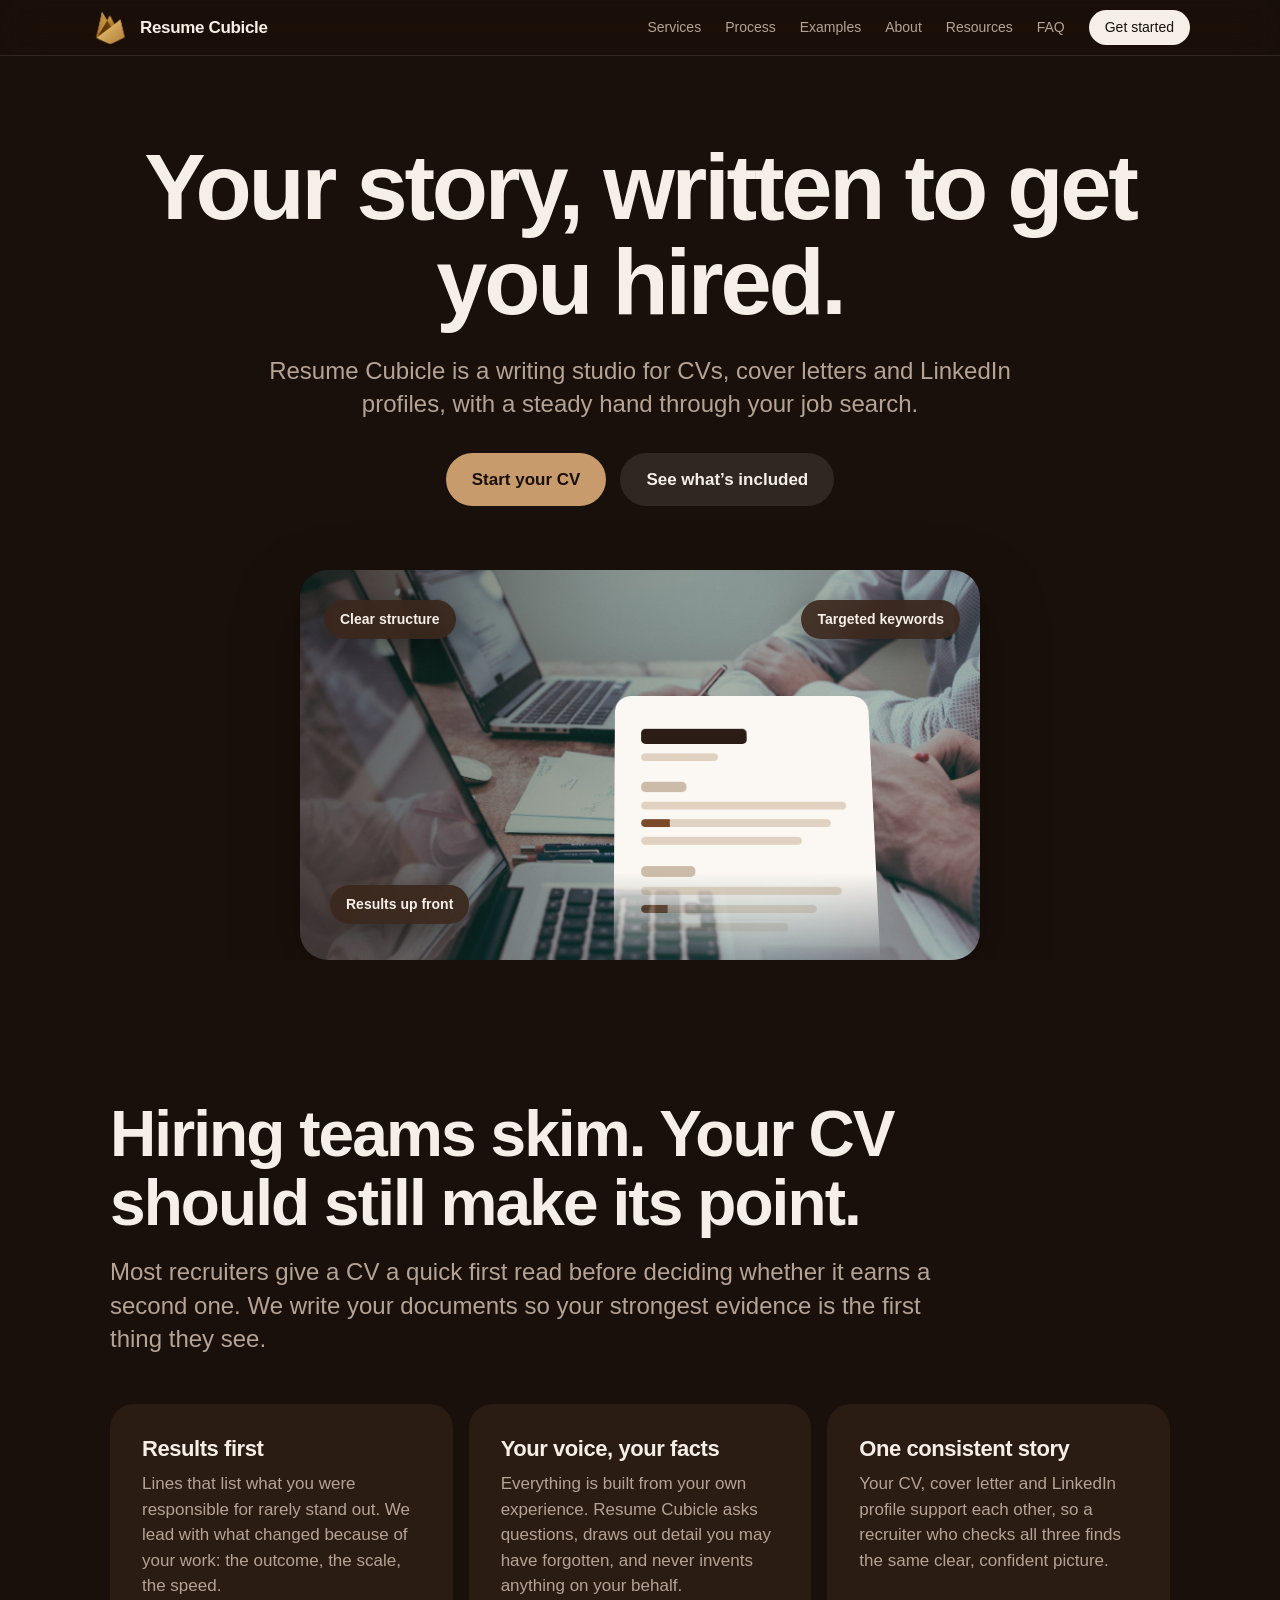
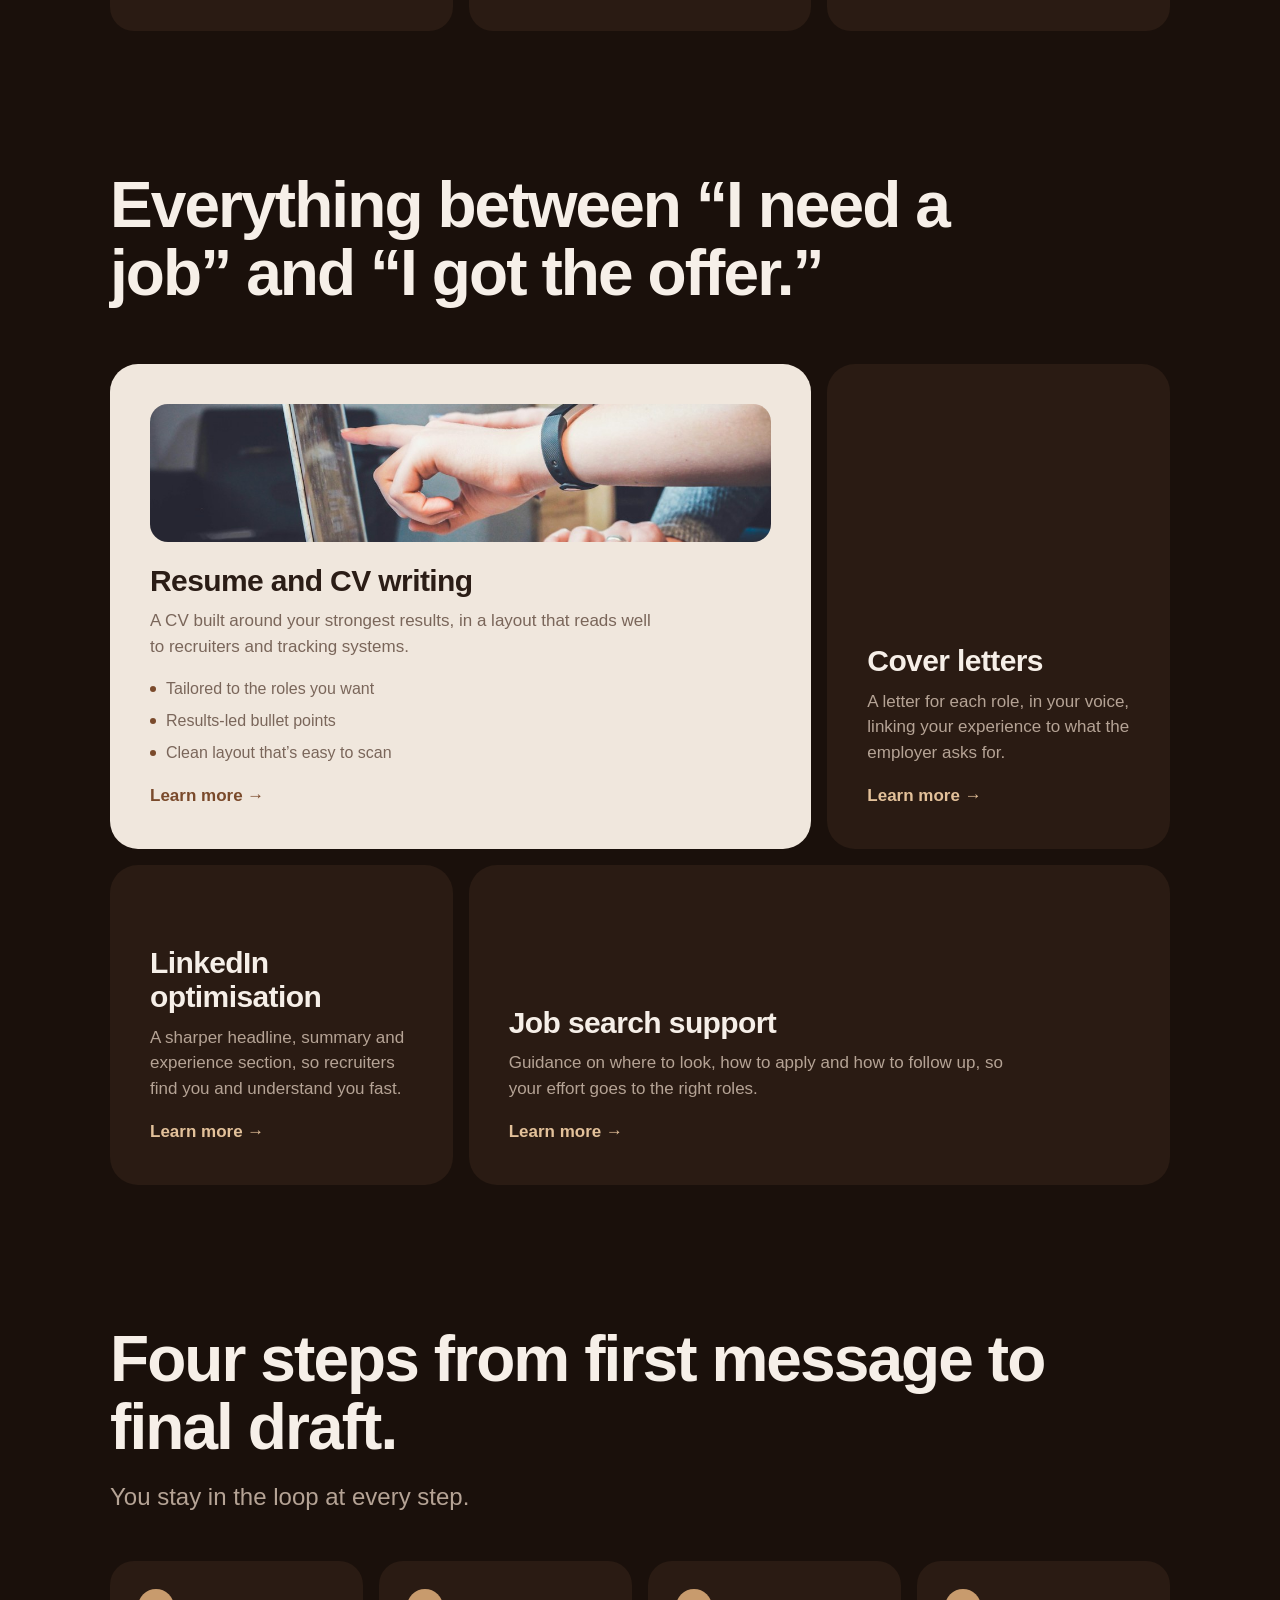
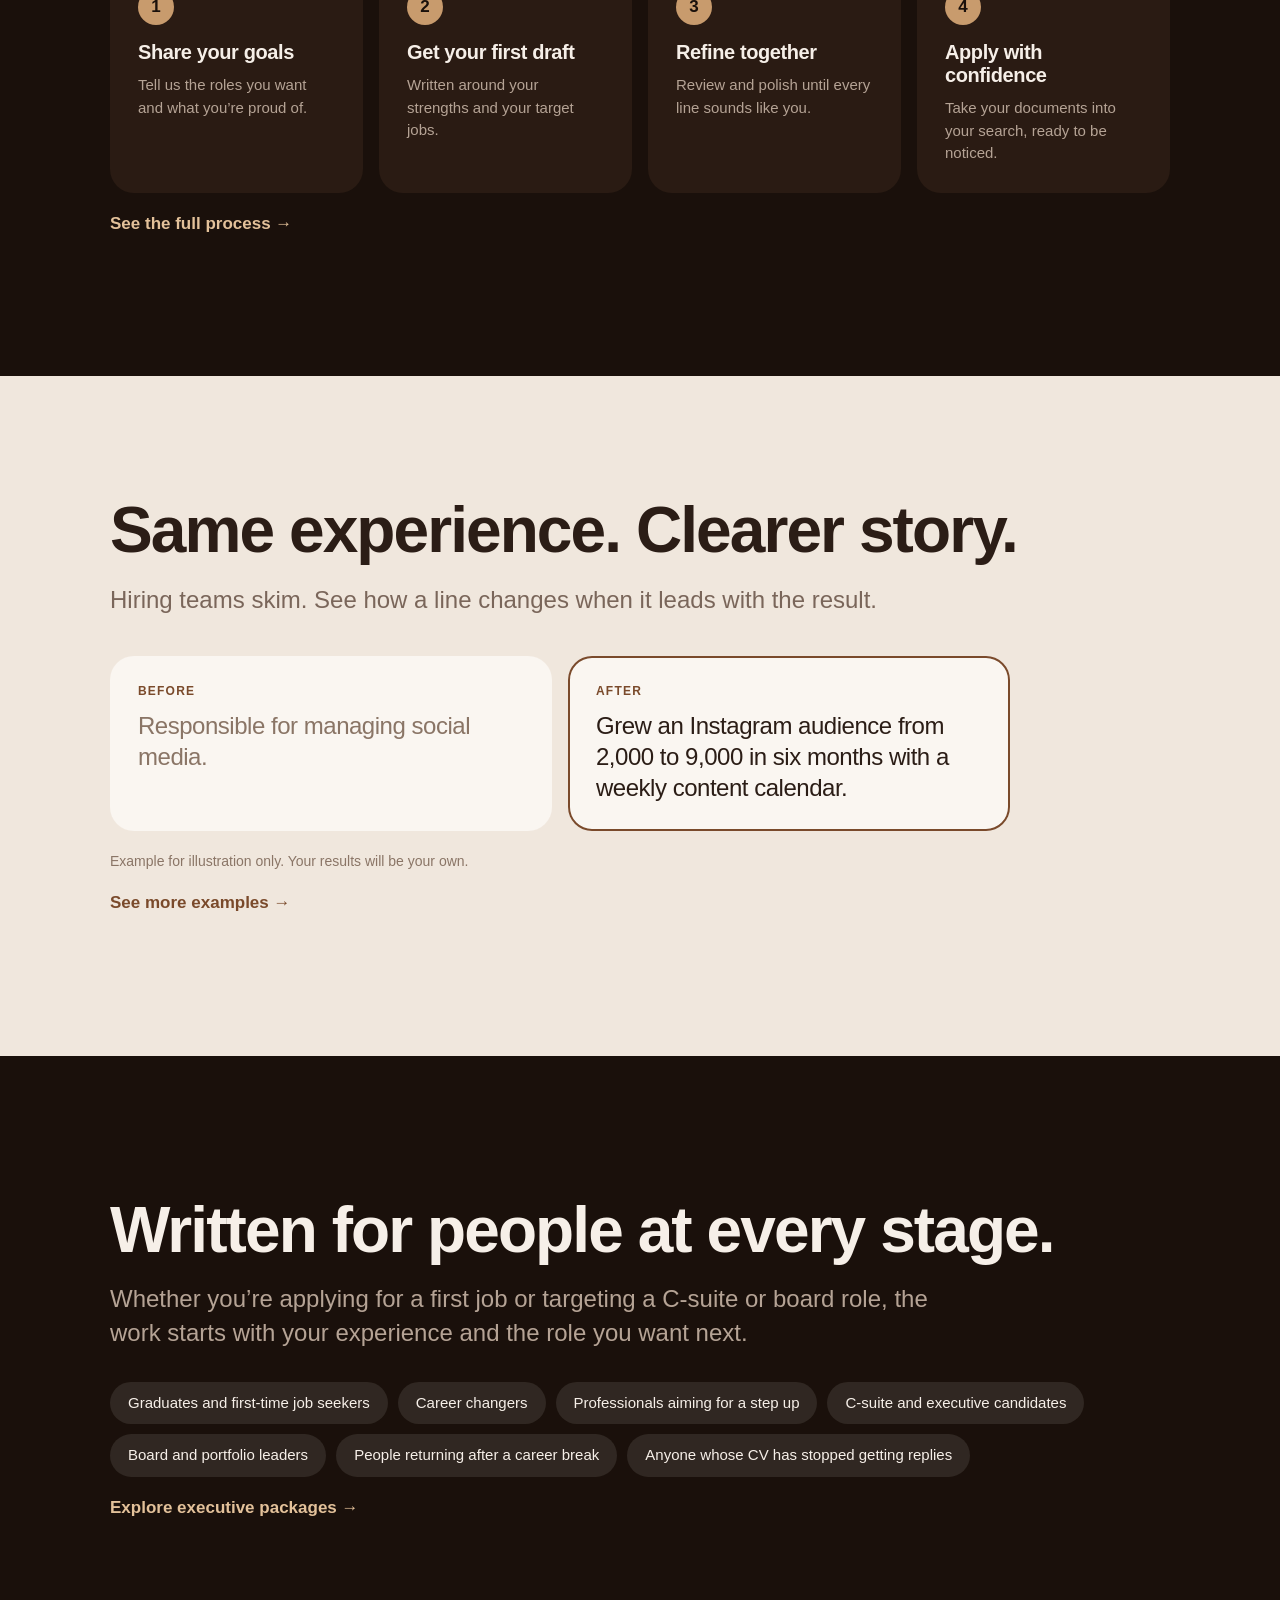
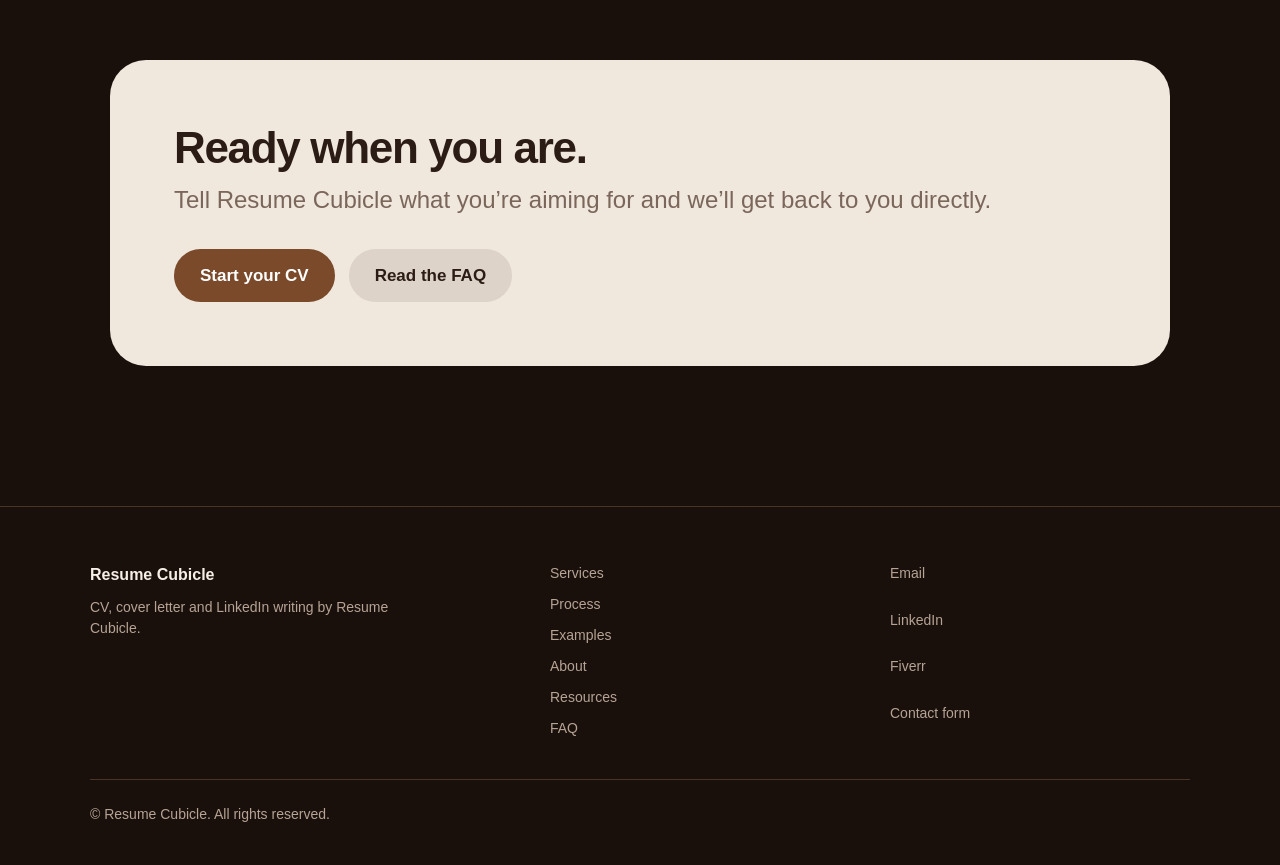
<file: index.html>
<!DOCTYPE html>
<html lang="en">
<head>
<meta charset="utf-8">
<meta name="viewport" content="width=device-width, initial-scale=1">
<title>Resume Cubicle | CV, Resume &amp; Executive Writing</title>
<meta name="description" content="Stand out with a clear, results-led CV, executive resume, cover letter or LinkedIn profile. Personalised writing and job search support.">
<link rel="canonical" href="https://resumecubicle.com/">
<meta property="og:type" content="website">
<meta property="og:site_name" content="Resume Cubicle">
<meta property="og:title" content="Resume Cubicle | CV, Resume &amp; Executive Writing">
<meta property="og:description" content="Stand out with a clear, results-led CV, executive resume, cover letter or LinkedIn profile. Personalised writing and job search support.">
<meta property="og:url" content="https://resumecubicle.com/">
<meta property="og:image" content="https://resumecubicle.com/assets/images/career-conversation.jpg">
<meta property="og:image:alt" content="Colleagues reviewing career notes and a laptop together">
<meta name="twitter:card" content="summary_large_image">
<meta name="twitter:title" content="Resume Cubicle | CV, Resume &amp; Executive Writing">
<meta name="twitter:description" content="Stand out with a clear, results-led CV, executive resume, cover letter or LinkedIn profile. Personalised writing and job search support.">
<meta name="twitter:image" content="https://resumecubicle.com/assets/images/career-conversation.jpg">
<meta name="theme-color" content="#1a100b">
<link rel="stylesheet" href="styles.css">
<link rel="icon" type="image/png" href="assets/images/file_00000000b10881f58875699072473b52.png">
<script type="application/ld+json">
{
  "@context": "https://schema.org",
  "@graph": [
    {
      "@type": "Organization",
      "@id": "https://resumecubicle.com/#organization",
      "name": "Resume Cubicle",
      "url": "https://resumecubicle.com/",
      "logo": "https://resumecubicle.com/assets/images/file_00000000b10881f58875699072473b52.png",
      "email": "inquiries@resumecubicle.com"
    },
    {
      "@type": "WebSite",
      "@id": "https://resumecubicle.com/#website",
      "url": "https://resumecubicle.com/",
      "name": "Resume Cubicle",
      "publisher": { "@id": "https://resumecubicle.com/#organization" }
    }
  ]
}
</script>
</head>
<body>
<div class="bar"></div>
<header class="nav">
  <a class="logo" href="index.html"><img src="assets/images/file_00000000b10881f58875699072473b52.png" alt="">Resume Cubicle</a>
  <button class="menu" id="menu" aria-expanded="false" aria-controls="links">Menu</button>
  <nav id="links" aria-label="Main">
    <a href="services.html">Services</a><a href="process.html">Process</a><a href="examples.html">Examples</a><a href="about.html">About</a><a href="resources.html">Resources</a><a href="faq.html">FAQ</a>
    <a class="pill" href="contact.html">Get started</a>
  </nav>
</header>

<main id="top">
<section class="hero">
  <h1 class="split">Your story, written to get you hired.</h1>
  <p class="lead">Resume Cubicle is a writing studio for CVs, cover letters and LinkedIn profiles, with a steady hand through your job search.</p>
  <div class="cta"><a class="btn p" href="contact.html">Start your CV</a><a class="btn g" href="services.html">See what’s included</a></div>
  <div class="stage">
    <img class="stage-photo" src="assets/images/career-conversation.jpg" alt="Colleagues reviewing notes and a laptop together" width="1400" height="934" fetchpriority="high" decoding="async">
    <div class="sheet" id="sheet" aria-hidden="true">
      <i class="t"></i><i style="--w:38%"></i>
      <i class="h" style="--w:22%"></i><i></i><i class="hl" style="--w:92%"></i><i style="--w:78%"></i>
      <i class="h" style="--w:26%"></i><i style="--w:96%"></i><i class="hl" style="--w:84%"></i><i style="--w:70%"></i>
      <i class="h" style="--w:18%"></i><i style="--w:88%"></i><i class="hl" style="--w:64%"></i><i style="--w:80%"></i>
    </div>
    <span class="chip c1" aria-hidden="true">Clear structure</span>
    <span class="chip c2" aria-hidden="true">Targeted keywords</span>
    <span class="chip c3" aria-hidden="true">Results up front</span>
  </div>
</section>

<section class="wrap">
  <h2 class="rv">Hiring teams skim. Your CV should still make its point.</h2>
  <p class="sub rv">Most recruiters give a CV a quick first read before deciding whether it earns a second one. We write your documents so your strongest evidence is the first thing they see.</p>
  <div class="grid3">
    <article class="card rv">
      <h3>Results first</h3>
      <p>Lines that list what you were responsible for rarely stand out. We lead with what changed because of your work: the outcome, the scale, the speed.</p>
    </article>
    <article class="card rv">
      <h3>Your voice, your facts</h3>
      <p>Everything is built from your own experience. Resume Cubicle asks questions, draws out detail you may have forgotten, and never invents anything on your behalf.</p>
    </article>
    <article class="card rv">
      <h3>One consistent story</h3>
      <p>Your CV, cover letter and LinkedIn profile support each other, so a recruiter who checks all three finds the same clear, confident picture.</p>
    </article>
  </div>
</section>

<section class="wrap" id="services">
  <h2 class="rv">Everything between “I need a job” and “I got the offer.”</h2>
  <div class="bento">
    <article class="tile dark wide rv">
      <img class="tile-photo" src="assets/images/job-search.jpg" alt="A person pointing at a laptop while a colleague works beside them" width="1100" height="733" loading="lazy" decoding="async">
      <h3>Resume and CV writing</h3>
      <p>A CV built around your strongest results, in a layout that reads well to recruiters and tracking systems.</p>
      <ul><li>Tailored to the roles you want</li><li>Results-led bullet points</li><li>Clean layout that’s easy to scan</li></ul>
      <a class="more" href="services.html#cv">Learn more →</a>
    </article>
    <article class="tile s rv">
      <h3>Cover letters</h3>
      <p>A letter for each role, in your voice, linking your experience to what the employer asks for.</p>
      <a class="more" href="services.html#cover">Learn more →</a>
    </article>
    <article class="tile s rv">
      <h3>LinkedIn optimisation</h3>
      <p>A sharper headline, summary and experience section, so recruiters find you and understand you fast.</p>
      <a class="more" href="services.html#linkedin">Learn more →</a>
    </article>
    <article class="tile wide rv">
      <h3>Job search support</h3>
      <p>Guidance on where to look, how to apply and how to follow up, so your effort goes to the right roles.</p>
      <a class="more" href="services.html#search">Learn more →</a>
    </article>
  </div>
</section>

<section class="wrap">
  <h2 class="rv">Four steps from first message to final draft.</h2>
  <p class="sub rv">You stay in the loop at every step.</p>
  <ol class="minis">
    <li class="rv"><b>1</b><h3>Share your goals</h3><p>Tell us the roles you want and what you’re proud of.</p></li>
    <li class="rv"><b>2</b><h3>Get your first draft</h3><p>Written around your strengths and your target jobs.</p></li>
    <li class="rv"><b>3</b><h3>Refine together</h3><p>Review and polish until every line sounds like you.</p></li>
    <li class="rv"><b>4</b><h3>Apply with confidence</h3><p>Take your documents into your search, ready to be noticed.</p></li>
  </ol>
  <a class="more" href="process.html">See the full process →</a>
</section>

<section class="night">
  <div class="wrap">
    <h2 class="rv">Same experience. Clearer story.</h2>
    <p class="sub rv">Hiring teams skim. See how a line changes when it leads with the result.</p>
    <div class="pair rv">
      <div class="b"><small>Before</small>Responsible for managing social media.</div>
      <div class="a"><small>After</small>Grew an Instagram audience from 2,000 to 9,000 in six months with a weekly content calendar.</div>
    </div>
    <p class="fine">Example for illustration only. Your results will be your own.</p>
    <a class="more" href="examples.html">See more examples →</a>
  </div>
</section>

<section class="wrap">
  <h2 class="rv">Written for people at every stage.</h2>
  <p class="sub rv">Whether you’re applying for a first job or targeting a C-suite or board role, the work starts with your experience and the role you want next.</p>
  <div class="pills rv">
    <span>Graduates and first-time job seekers</span><span>Career changers</span><span>Professionals aiming for a step up</span><span>C-suite and executive candidates</span><span>Board and portfolio leaders</span><span>People returning after a career break</span><span>Anyone whose CV has stopped getting replies</span>
  </div>
  <a class="more" href="services.html#executive-packages">Explore executive packages →</a>
</section>

<section class="band">
  <div class="box rv">
    <div>
      <h2>Ready when you are.</h2>
      <p class="sub">Tell Resume Cubicle what you’re aiming for and we’ll get back to you directly.</p>
    </div>
    <div class="cta"><a class="btn p" href="contact.html">Start your CV</a><a class="btn g" href="faq.html">Read the FAQ</a></div>
  </div>
</section>
</main>

<footer>
  <div class="foot">
    <div><b>Resume Cubicle</b><p>CV, cover letter and LinkedIn writing by Resume Cubicle.</p></div>
    <ul>
      <li><a href="services.html">Services</a></li><li><a href="process.html">Process</a></li><li><a href="examples.html">Examples</a></li><li><a href="about.html">About</a></li><li><a href="resources.html">Resources</a></li><li><a href="faq.html">FAQ</a></li>
    </ul>
    <ul>
      <li><a data-link="email" href="mailto:inquiries@resumecubicle.com">Email</a></li>
      <li><a data-link="linkedin" href="contact.html" target="_blank" rel="noopener noreferrer">LinkedIn</a></li>
      <li><a data-link="fiverr" href="contact.html" target="_blank" rel="noopener noreferrer">Fiverr</a></li>
      <li><a href="contact.html">Contact form</a></li>
    </ul>
  </div>
  <p class="copy">© <span data-year></span> Resume Cubicle. All rights reserved.</p>
</footer>
<script src="app.js"></script>
</body>
</html>
</file>
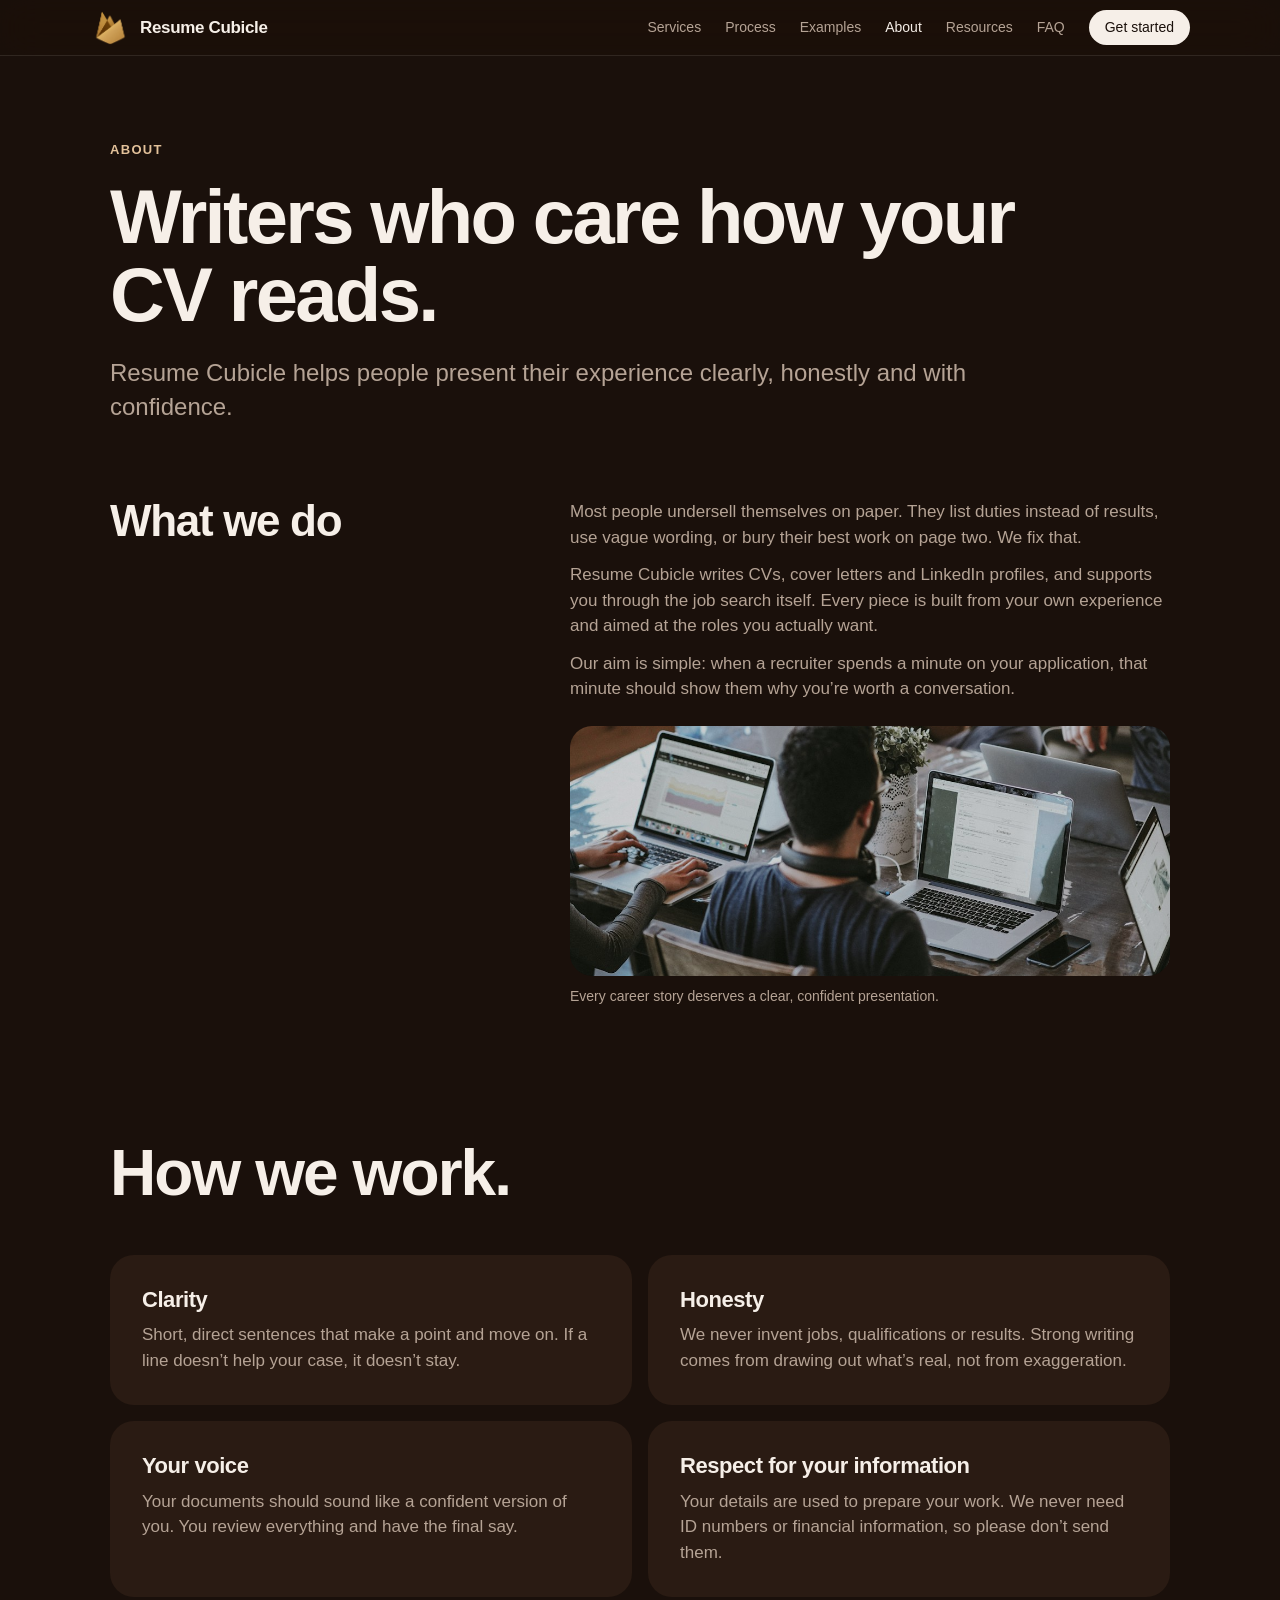
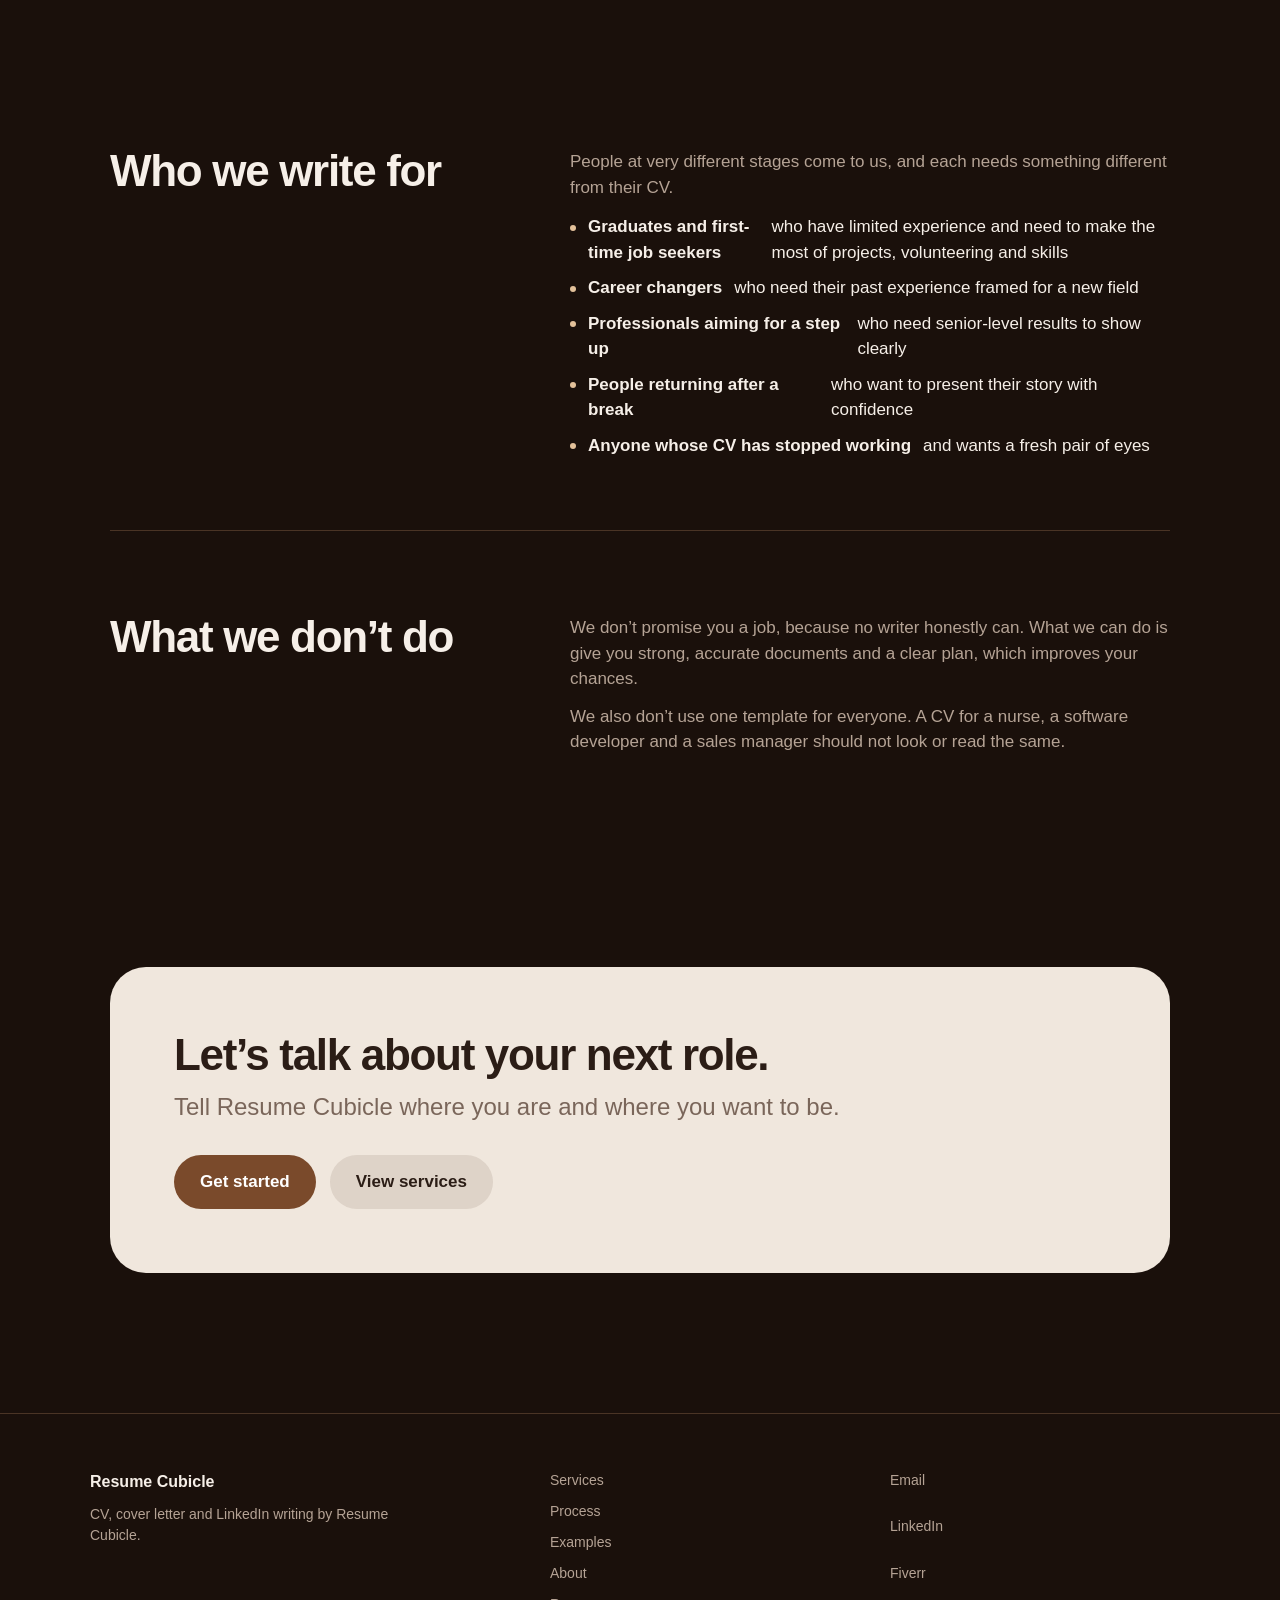
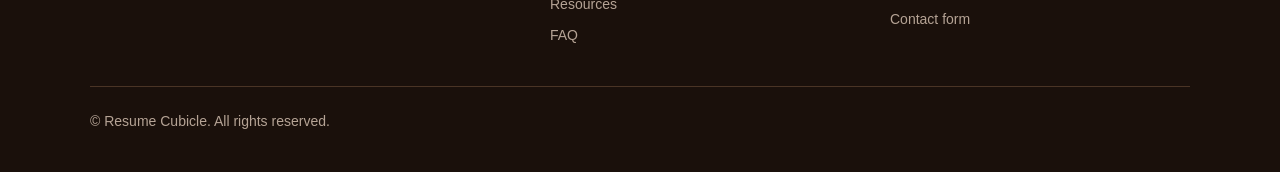
<file: about.html>
<!DOCTYPE html>
<html lang="en">
<head>
<meta charset="utf-8">
<meta name="viewport" content="width=device-width, initial-scale=1">
<title>About | Resume Cubicle</title>
<meta name="description" content="Resume Cubicle helps people present their experience clearly, honestly and with confidence.">
<link rel="canonical" href="https://resumecubicle.com/about.html">
<meta property="og:type" content="website">
<meta property="og:site_name" content="Resume Cubicle">
<meta property="og:title" content="About | Resume Cubicle">
<meta property="og:description" content="Resume Cubicle helps people present their experience clearly, honestly and with confidence.">
<meta property="og:url" content="https://resumecubicle.com/about.html">
<meta property="og:image" content="https://resumecubicle.com/assets/images/career-conversation.jpg">
<meta property="og:image:alt" content="Colleagues reviewing career notes and a laptop together">
<meta name="twitter:card" content="summary_large_image">
<meta name="twitter:title" content="About | Resume Cubicle">
<meta name="twitter:description" content="Resume Cubicle helps people present their experience clearly, honestly and with confidence.">
<meta name="twitter:image" content="https://resumecubicle.com/assets/images/career-conversation.jpg">
<meta name="theme-color" content="#1a100b">
<link rel="stylesheet" href="styles.css">
</head>
<body>
<div class="bar"></div>
<header class="nav">
  <a class="logo" href="index.html"><img src="assets/images/file_00000000b10881f58875699072473b52.png" alt="">Resume Cubicle</a>
  <button class="menu" id="menu" aria-expanded="false" aria-controls="links">Menu</button>
  <nav id="links" aria-label="Main">
    <a href="services.html">Services</a><a href="process.html">Process</a><a href="examples.html">Examples</a><a href="about.html" aria-current="page">About</a><a href="resources.html">Resources</a><a href="faq.html">FAQ</a>
    <a class="pill" href="contact.html">Get started</a>
  </nav>
</header>

<main id="top">
<section class="page-head">
  <p class="eyebrow">About</p>
  <h1 class="split">Writers who care how your CV reads.</h1>
  <p class="lead">Resume Cubicle helps people present their experience clearly, honestly and with confidence.</p>
</section>

<section class="wrap">
  <div class="sec" style="border-top:0;padding-top:0">
    <div class="head rv"><h2>What we do</h2></div>
    <div class="rv">
      <p>Most people undersell themselves on paper. They list duties instead of results, use vague wording, or bury their best work on page two. We fix that.</p>
      <p>Resume Cubicle writes CVs, cover letters and LinkedIn profiles, and supports you through the job search itself. Every piece is built from your own experience and aimed at the roles you actually want.</p>
      <p>Our aim is simple: when a recruiter spends a minute on your application, that minute should show them why you’re worth a conversation.</p>
      <figure class="about-photo">
        <img src="assets/images/collaboration.jpg" alt="Colleagues collaborating around laptops at a shared table" width="1100" height="1649" loading="lazy" decoding="async">
        <figcaption>Every career story deserves a clear, confident presentation.</figcaption>
      </figure>
    </div>
  </div>
</section>

<section class="wrap" style="padding-top:60px">
  <h2 class="rv">How we work.</h2>
  <div class="grid3" style="grid-template-columns:repeat(2,1fr)">
    <article class="card rv"><h3>Clarity</h3><p>Short, direct sentences that make a point and move on. If a line doesn’t help your case, it doesn’t stay.</p></article>
    <article class="card rv"><h3>Honesty</h3><p>We never invent jobs, qualifications or results. Strong writing comes from drawing out what’s real, not from exaggeration.</p></article>
    <article class="card rv"><h3>Your voice</h3><p>Your documents should sound like a confident version of you. You review everything and have the final say.</p></article>
    <article class="card rv"><h3>Respect for your information</h3><p>Your details are used to prepare your work. We never need ID numbers or financial information, so please don’t send them.</p></article>
  </div>
</section>

<section class="wrap">
  <div class="sec" style="border-top:0;padding-top:0">
    <div class="head rv"><h2>Who we write for</h2></div>
    <div class="rv">
      <p>People at very different stages come to us, and each needs something different from their CV.</p>
      <ul class="list">
        <li><b>Graduates and first-time job seekers</b> who have limited experience and need to make the most of projects, volunteering and skills</li>
        <li><b>Career changers</b> who need their past experience framed for a new field</li>
        <li><b>Professionals aiming for a step up</b> who need senior-level results to show clearly</li>
        <li><b>People returning after a break</b> who want to present their story with confidence</li>
        <li><b>Anyone whose CV has stopped working</b> and wants a fresh pair of eyes</li>
      </ul>
    </div>
  </div>
  <div class="sec">
    <div class="head rv"><h2>What we don’t do</h2></div>
    <div class="rv">
      <p>We don’t promise you a job, because no writer honestly can. What we can do is give you strong, accurate documents and a clear plan, which improves your chances.</p>
      <p>We also don’t use one template for everyone. A CV for a nurse, a software developer and a sales manager should not look or read the same.</p>
    </div>
  </div>
</section>

<section class="band">
  <div class="box rv">
    <div>
      <h2>Let’s talk about your next role.</h2>
      <p class="sub">Tell Resume Cubicle where you are and where you want to be.</p>
    </div>
    <div class="cta"><a class="btn p" href="contact.html">Get started</a><a class="btn g" href="services.html">View services</a></div>
  </div>
</section>
</main>

<footer>
  <div class="foot">
    <div><b>Resume Cubicle</b><p>CV, cover letter and LinkedIn writing by Resume Cubicle.</p></div>
    <ul>
      <li><a href="services.html">Services</a></li><li><a href="process.html">Process</a></li><li><a href="examples.html">Examples</a></li><li><a href="about.html">About</a></li><li><a href="resources.html">Resources</a></li><li><a href="faq.html">FAQ</a></li>
    </ul>
    <ul>
      <li><a data-link="email" href="mailto:inquiries@resumecubicle.com">Email</a></li>
      <li><a data-link="linkedin" href="contact.html" target="_blank" rel="noopener noreferrer">LinkedIn</a></li>
      <li><a data-link="fiverr" href="contact.html" target="_blank" rel="noopener noreferrer">Fiverr</a></li>
      <li><a href="contact.html">Contact form</a></li>
    </ul>
  </div>
  <p class="copy">© <span data-year></span> Resume Cubicle. All rights reserved.</p>
</footer>
<script src="app.js"></script>
</body>
</html>
</file>
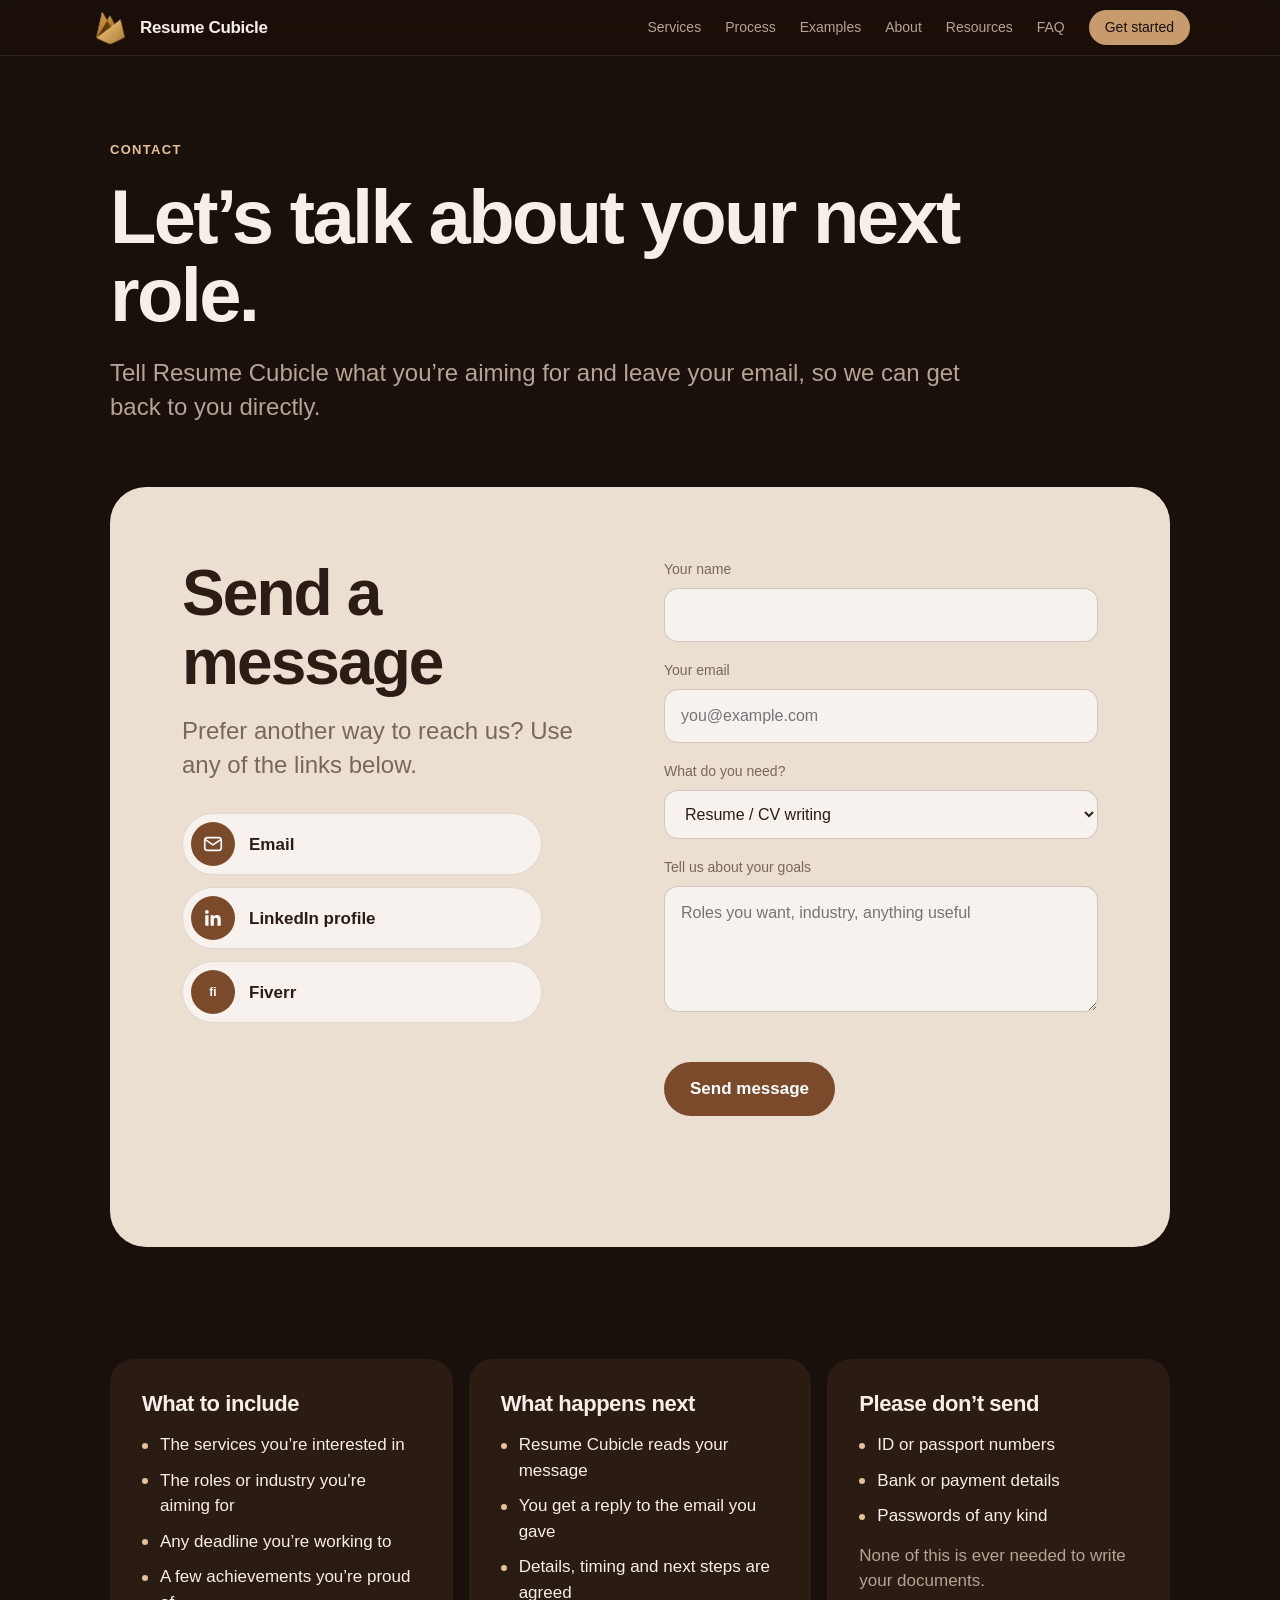
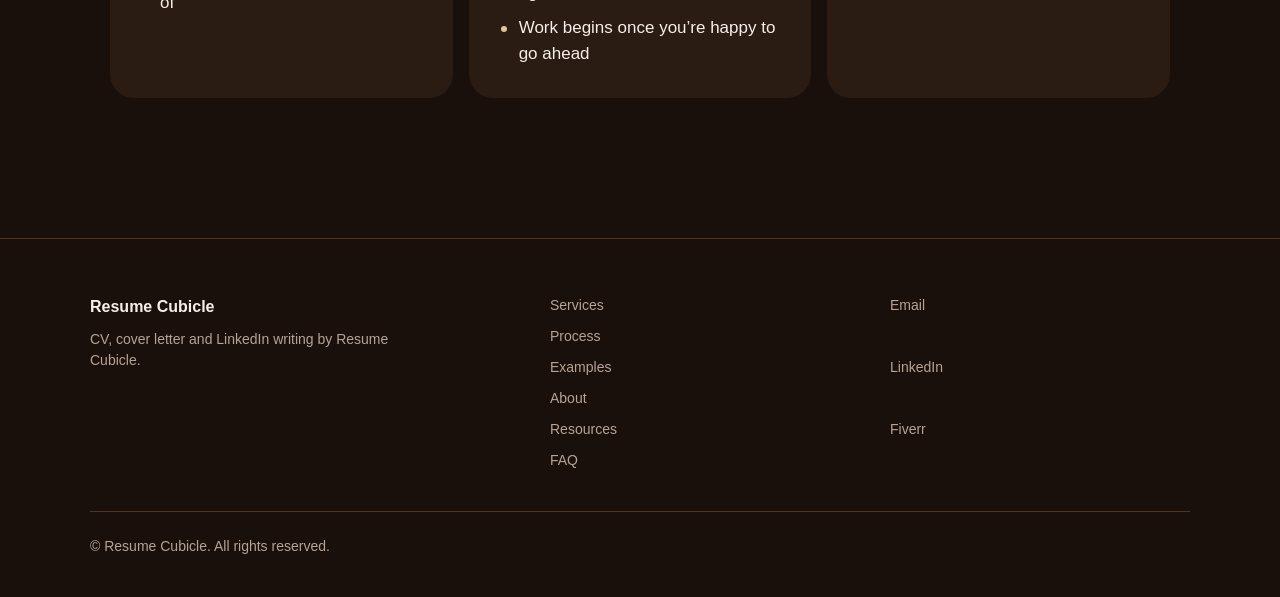
<file: contact.html>
<!DOCTYPE html>
<html lang="en">
<head>
<meta charset="utf-8">
<meta name="viewport" content="width=device-width, initial-scale=1">
<title>Contact | Resume Cubicle</title>
<meta name="description" content="Get in touch with Resume Cubicle about CV writing, executive packages, cover letters, LinkedIn profiles or job search support.">
<link rel="canonical" href="https://resumecubicle.com/contact.html">
<meta property="og:type" content="website">
<meta property="og:site_name" content="Resume Cubicle">
<meta property="og:title" content="Contact | Resume Cubicle">
<meta property="og:description" content="Get in touch with Resume Cubicle about CV writing, executive packages, cover letters, LinkedIn profiles or job search support.">
<meta property="og:url" content="https://resumecubicle.com/contact.html">
<meta property="og:image" content="https://resumecubicle.com/assets/images/career-conversation.jpg">
<meta property="og:image:alt" content="Colleagues reviewing career notes and a laptop together">
<meta name="twitter:card" content="summary_large_image">
<meta name="twitter:title" content="Contact | Resume Cubicle">
<meta name="twitter:description" content="Get in touch with Resume Cubicle about CV writing, executive packages, cover letters, LinkedIn profiles or job search support.">
<meta name="twitter:image" content="https://resumecubicle.com/assets/images/career-conversation.jpg">
<meta name="theme-color" content="#1a100b">
<link rel="stylesheet" href="styles.css">
</head>
<body>
<div class="bar"></div>
<header class="nav">
  <a class="logo" href="index.html"><img src="assets/images/file_00000000b10881f58875699072473b52.png" alt="">Resume Cubicle</a>
  <button class="menu" id="menu" aria-expanded="false" aria-controls="links">Menu</button>
  <nav id="links" aria-label="Main">
    <a href="services.html">Services</a><a href="process.html">Process</a><a href="examples.html">Examples</a><a href="about.html">About</a><a href="resources.html">Resources</a><a href="faq.html">FAQ</a>
    <a class="pill" href="contact.html" aria-current="page">Get started</a>
  </nav>
</header>

<main id="top">
<section class="page-head">
  <p class="eyebrow">Contact</p>
  <h1 class="split">Let’s talk about your next role.</h1>
  <p class="lead">Tell Resume Cubicle what you’re aiming for and leave your email, so we can get back to you directly.</p>
</section>

<section class="contact" id="contact">
  <div class="panel rv">
    <div>
      <h2>Send a message</h2>
      <p class="sub">Prefer another way to reach us? Use any of the links below.</p>
      <ul class="links">
        <li><a data-link="email" href="mailto:inquiries@resumecubicle.com"><svg viewBox="0 0 24 24" fill="none" stroke="currentColor" stroke-width="1.8" stroke-linecap="round" stroke-linejoin="round" aria-hidden="true"><rect x="3" y="5" width="18" height="14" rx="3"/><path d="m4 7.5 8 5.5 8-5.5"/></svg>Email</a></li>
        <li><a data-link="linkedin" href="#" target="_blank" rel="noopener noreferrer"><svg viewBox="0 0 24 24" fill="currentColor" aria-hidden="true"><path d="M20.45 20.45h-3.56v-5.57c0-1.33-.03-3.04-1.85-3.04-1.86 0-2.14 1.45-2.14 2.94v5.67H9.35V9h3.41v1.56h.05c.48-.9 1.64-1.85 3.37-1.85 3.6 0 4.27 2.37 4.27 5.46v6.28zM5.34 7.43a2.06 2.06 0 1 1 0-4.12 2.06 2.06 0 0 1 0 4.12zM7.12 20.45H3.56V9h3.56v11.45z"/></svg>LinkedIn profile</a></li>
        <li><a data-link="fiverr" href="#" target="_blank" rel="noopener noreferrer"><svg viewBox="0 0 24 24" aria-hidden="true"><text x="12" y="16.5" text-anchor="middle" font-size="13" font-weight="800" fill="currentColor" font-family="Arial,Helvetica,sans-serif">fi</text></svg>Fiverr</a></li>
      </ul>
    </div>
    <form id="form" novalidate>
      <label>Your name<input name="name" autocomplete="name" required></label>
      <label>Your email<input type="email" name="email" autocomplete="email" placeholder="you@example.com" required></label>
      <label>What do you need?
        <select name="service">
          <option value="Resume / CV writing">Resume / CV writing</option><option value="Cover letter">Cover letter</option><option value="LinkedIn optimisation">LinkedIn optimisation</option><option value="Job search support">Job search support</option><option value="A full package">A full package</option><option value="Executive Positioning">Executive Positioning</option><option value="C-Suite Search">C-Suite Search</option><option value="Board &amp; Portfolio">Board &amp; Portfolio</option>
        </select>
      </label>
      <label>Tell us about your goals<textarea name="msg" rows="4" placeholder="Roles you want, industry, anything useful"></textarea></label>
      <label class="hp" aria-hidden="true">Leave this empty<input name="website" tabindex="-1" autocomplete="off"></label>
      <div class="cta left"><button class="btn p" type="submit" id="send">Send message</button></div>
      <p id="note" class="fine" role="status"></p>
    </form>
  </div>
</section>

<section class="wrap" style="padding-top:64px">
  <div class="grid3">
    <article class="card rv">
      <h3>What to include</h3>
      <ul class="list"><li>The services you’re interested in</li><li>The roles or industry you’re aiming for</li><li>Any deadline you’re working to</li><li>A few achievements you’re proud of</li></ul>
    </article>
    <article class="card rv">
      <h3>What happens next</h3>
      <ul class="list"><li>Resume Cubicle reads your message</li><li>You get a reply to the email you gave</li><li>Details, timing and next steps are agreed</li><li>Work begins once you’re happy to go ahead</li></ul>
    </article>
    <article class="card rv">
      <h3>Please don’t send</h3>
      <ul class="list"><li>ID or passport numbers</li><li>Bank or payment details</li><li>Passwords of any kind</li></ul>
      <p style="margin-top:14px">None of this is ever needed to write your documents.</p>
    </article>
  </div>
</section>
</main>

<footer>
  <div class="foot">
    <div><b>Resume Cubicle</b><p>CV, cover letter and LinkedIn writing by Resume Cubicle.</p></div>
    <ul>
      <li><a href="services.html">Services</a></li><li><a href="process.html">Process</a></li><li><a href="examples.html">Examples</a></li><li><a href="about.html">About</a></li><li><a href="resources.html">Resources</a></li><li><a href="faq.html">FAQ</a></li>
    </ul>
    <ul>
      <li><a data-link="email" href="mailto:inquiries@resumecubicle.com">Email</a></li>
      <li><a data-link="linkedin" href="contact.html" target="_blank" rel="noopener noreferrer">LinkedIn</a></li>
      <li><a data-link="fiverr" href="contact.html" target="_blank" rel="noopener noreferrer">Fiverr</a></li>
    </ul>
  </div>
  <p class="copy">© <span data-year></span> Resume Cubicle. All rights reserved.</p>
</footer>
<script src="app.js"></script>
</body>
</html>
</file>
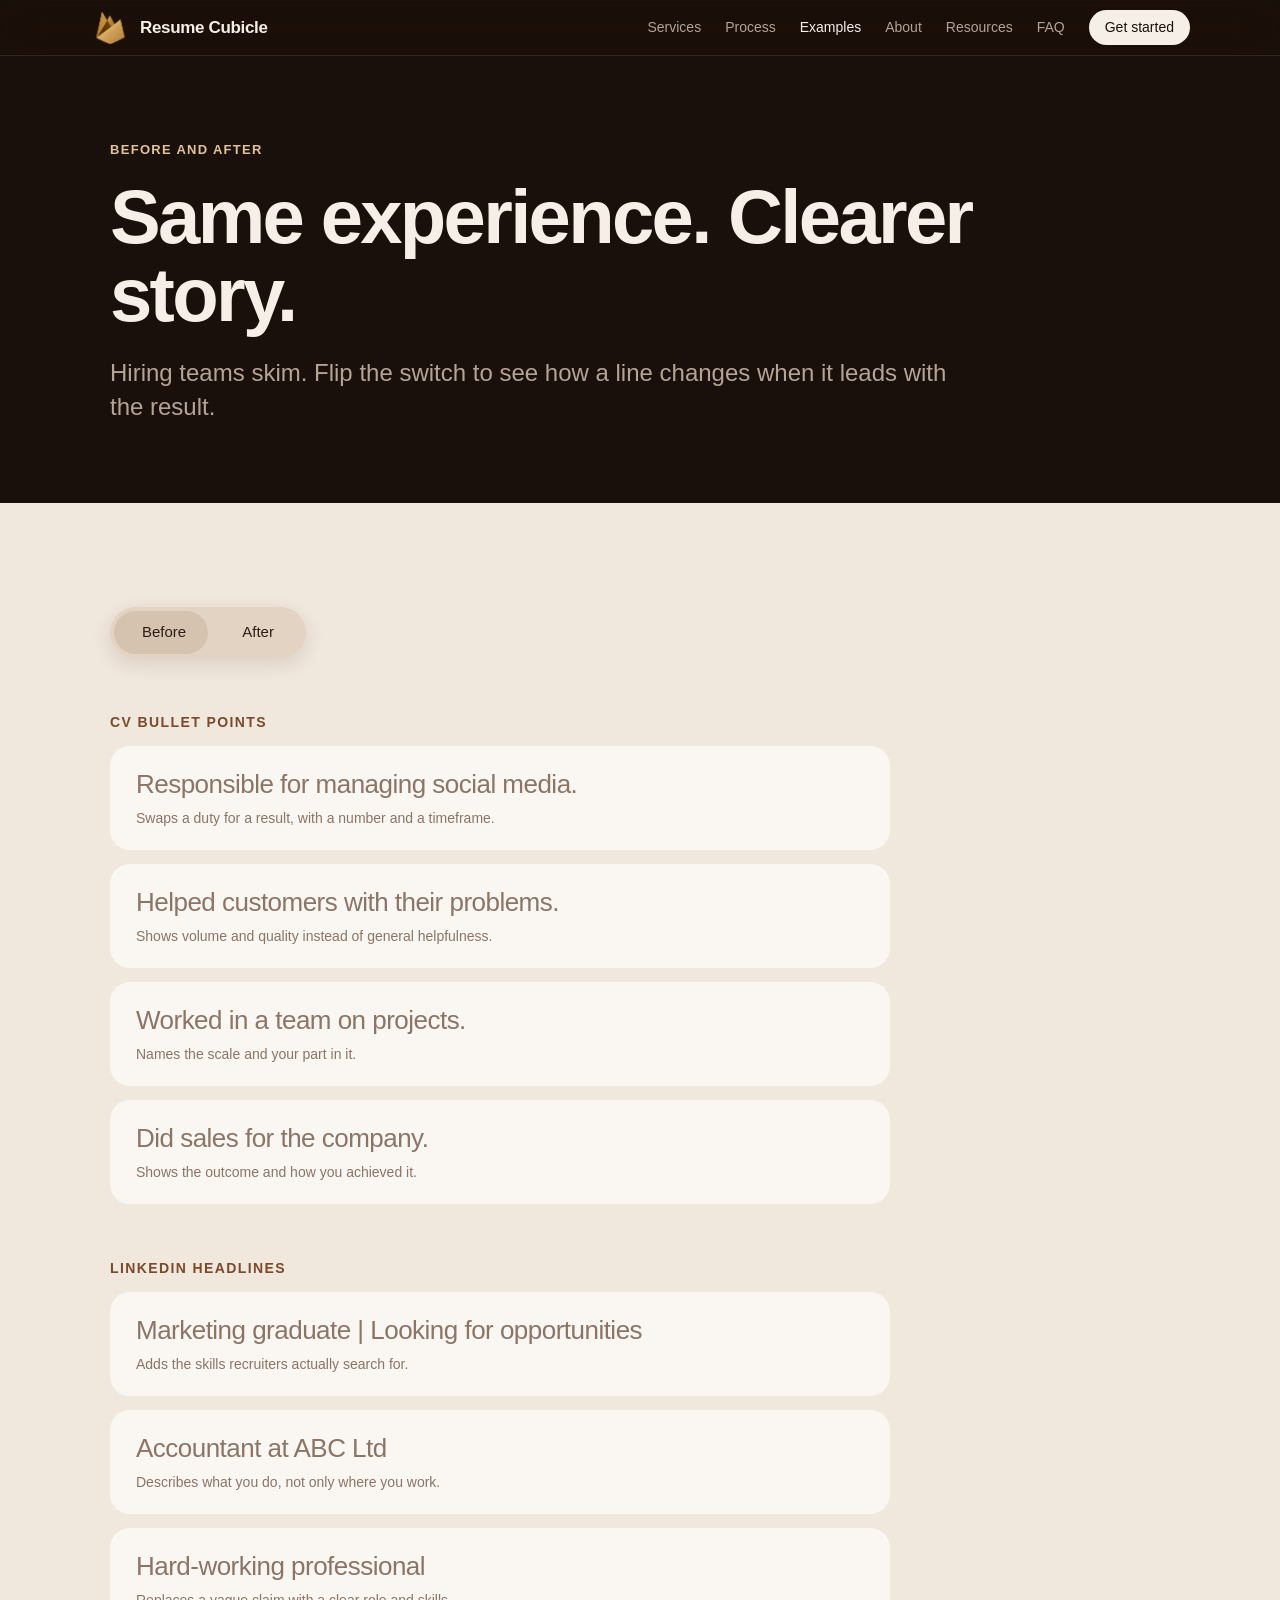
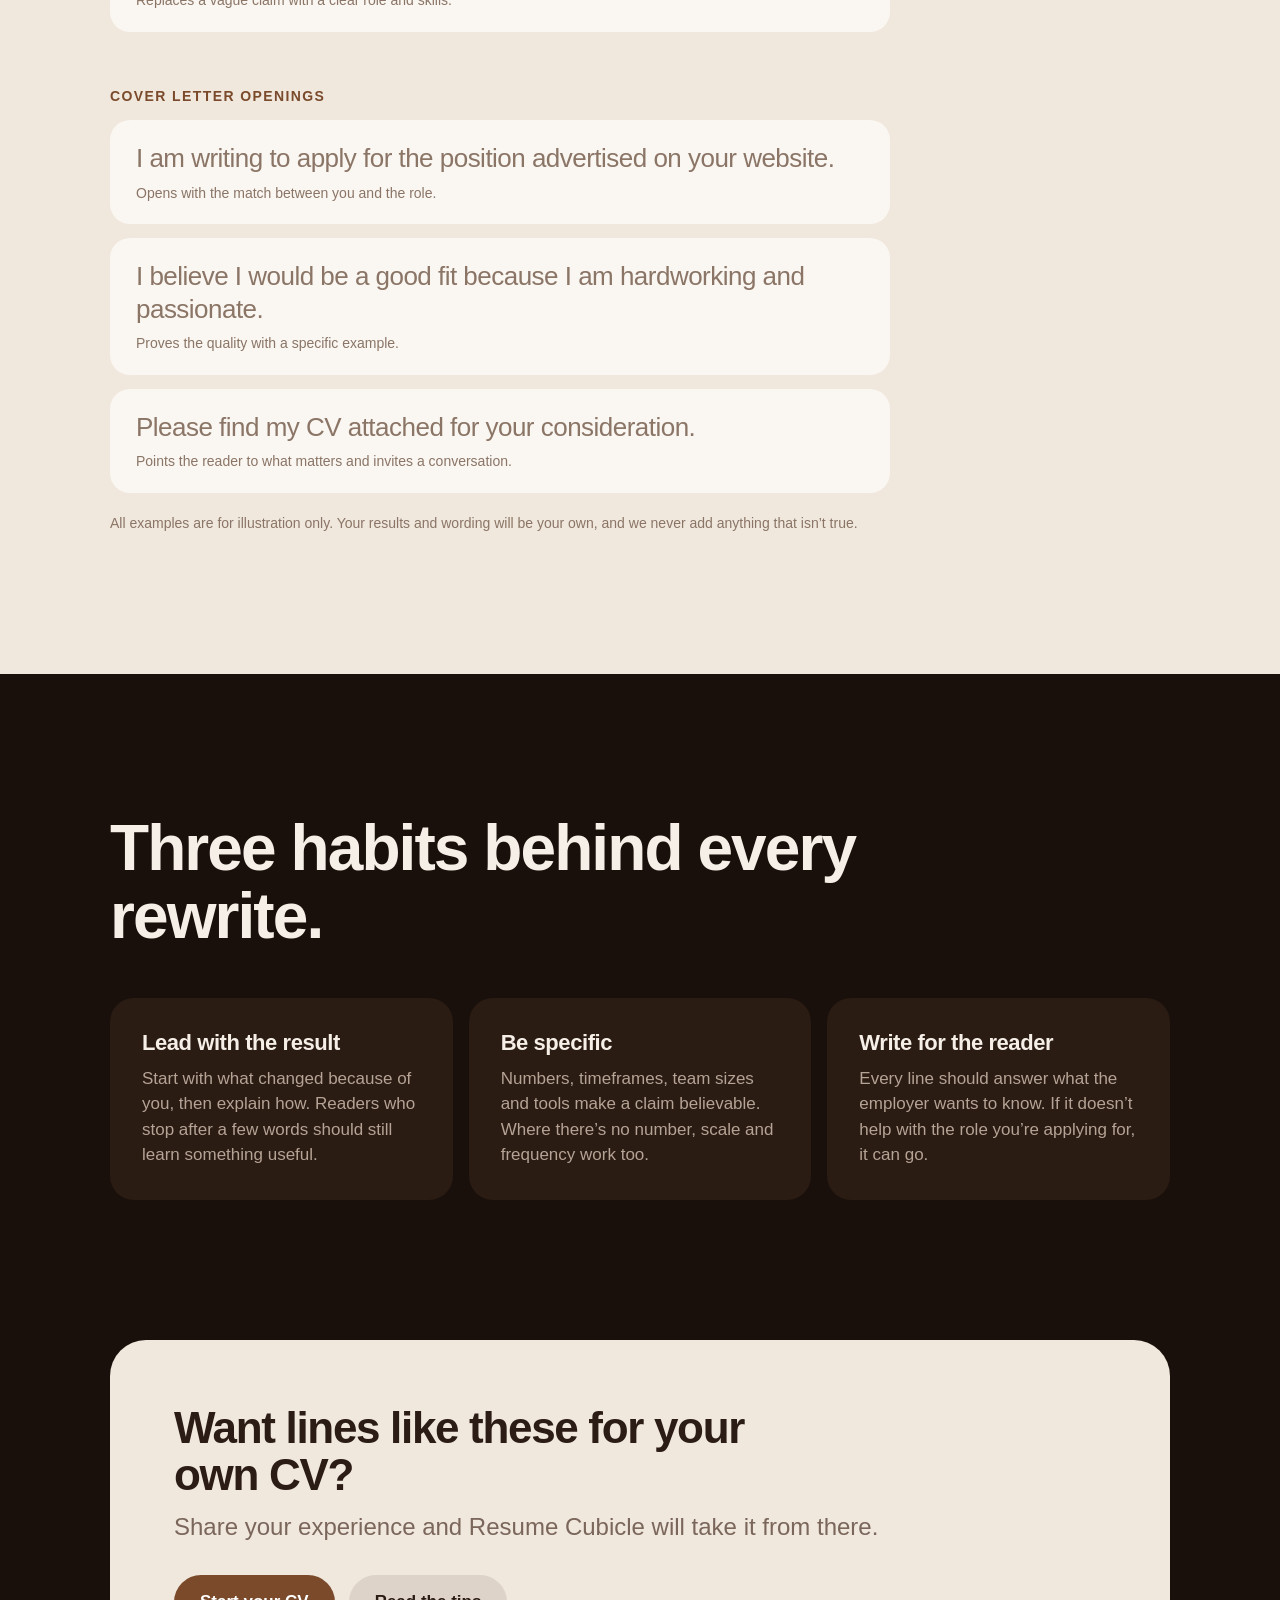
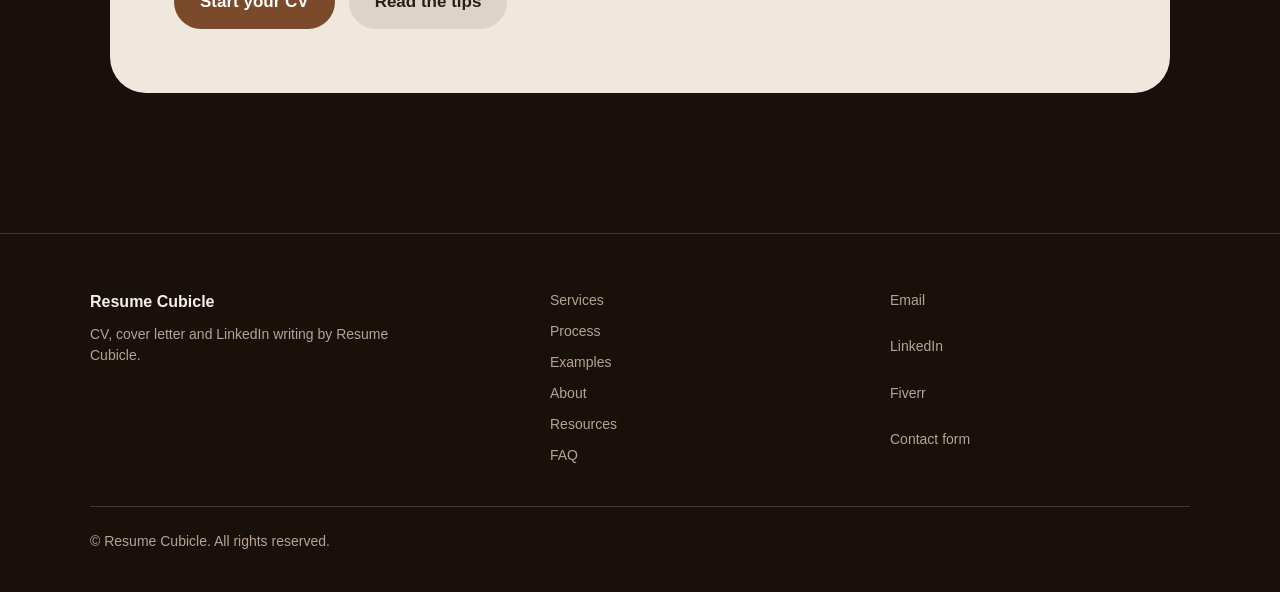
<file: examples.html>
<!DOCTYPE html>
<html lang="en">
<head>
<meta charset="utf-8">
<meta name="viewport" content="width=device-width, initial-scale=1">
<title>Before and after | Resume Cubicle</title>
<meta name="description" content="See how CV bullets, LinkedIn headlines and cover letter openings change when they lead with the result.">
<link rel="canonical" href="https://resumecubicle.com/examples.html">
<meta property="og:type" content="website">
<meta property="og:site_name" content="Resume Cubicle">
<meta property="og:title" content="Before and after | Resume Cubicle">
<meta property="og:description" content="See how CV bullets, LinkedIn headlines and cover letter openings change when they lead with the result.">
<meta property="og:url" content="https://resumecubicle.com/examples.html">
<meta property="og:image" content="https://resumecubicle.com/assets/images/career-conversation.jpg">
<meta property="og:image:alt" content="Colleagues reviewing career notes and a laptop together">
<meta name="twitter:card" content="summary_large_image">
<meta name="twitter:title" content="Before and after | Resume Cubicle">
<meta name="twitter:description" content="See how CV bullets, LinkedIn headlines and cover letter openings change when they lead with the result.">
<meta name="twitter:image" content="https://resumecubicle.com/assets/images/career-conversation.jpg">
<meta name="theme-color" content="#1a100b">
<link rel="stylesheet" href="styles.css">
</head>
<body>
<div class="bar"></div>
<header class="nav">
  <a class="logo" href="index.html"><img src="assets/images/file_00000000b10881f58875699072473b52.png" alt="">Resume Cubicle</a>
  <button class="menu" id="menu" aria-expanded="false" aria-controls="links">Menu</button>
  <nav id="links" aria-label="Main">
    <a href="services.html">Services</a><a href="process.html">Process</a><a href="examples.html" aria-current="page">Examples</a><a href="about.html">About</a><a href="resources.html">Resources</a><a href="faq.html">FAQ</a>
    <a class="pill" href="contact.html">Get started</a>
  </nav>
</header>

<main id="top">
<section class="page-head">
  <p class="eyebrow">Before and after</p>
  <h1 class="split">Same experience. Clearer story.</h1>
  <p class="lead">Hiring teams skim. Flip the switch to see how a line changes when it leads with the result.</p>
</section>

<section class="night">
  <div class="wrap">
    <div class="seg stick" data-v="before" role="group" aria-label="Show before or after">
      <button data-v="before" aria-pressed="true">Before</button><button data-v="after" aria-pressed="false">After</button>
    </div>

    <h3 class="grp">CV bullet points</h3>
    <ul class="bl" data-v="before" aria-live="polite">
      <li data-before="Responsible for managing social media." data-after="Grew an Instagram audience from 2,000 to 9,000 in six months with a weekly content calendar."><span class="txt">Responsible for managing social media.</span><small>Swaps a duty for a result, with a number and a timeframe.</small></li>
      <li data-before="Helped customers with their problems." data-after="Resolved 40+ customer queries a day while keeping satisfaction above 95%."><span class="txt">Helped customers with their problems.</span><small>Shows volume and quality instead of general helpfulness.</small></li>
      <li data-before="Worked in a team on projects." data-after="Delivered three cross-team projects on schedule, coordinating five departments."><span class="txt">Worked in a team on projects.</span><small>Names the scale and your part in it.</small></li>
      <li data-before="Did sales for the company." data-after="Exceeded quarterly sales targets three quarters in a row by building a follow-up routine for lapsed leads."><span class="txt">Did sales for the company.</span><small>Shows the outcome and how you achieved it.</small></li>
    </ul>

    <h3 class="grp">LinkedIn headlines</h3>
    <ul class="bl" data-v="before" aria-live="polite">
      <li data-before="Marketing graduate | Looking for opportunities" data-after="Digital marketing graduate | Social media, content and email campaigns | Open to junior roles"><span class="txt">Marketing graduate | Looking for opportunities</span><small>Adds the skills recruiters actually search for.</small></li>
      <li data-before="Accountant at ABC Ltd" data-after="Accountant | Month-end reporting, budgeting and process improvement"><span class="txt">Accountant at ABC Ltd</span><small>Describes what you do, not only where you work.</small></li>
      <li data-before="Hard-working professional" data-after="Operations coordinator | Logistics, scheduling and supplier management"><span class="txt">Hard-working professional</span><small>Replaces a vague claim with a clear role and skills.</small></li>
    </ul>

    <h3 class="grp">Cover letter openings</h3>
    <ul class="bl" data-v="before" aria-live="polite">
      <li data-before="I am writing to apply for the position advertised on your website." data-after="Your listing asks for someone who can turn busy front-desk days into smooth patient visits. That is what I do every day at a dental practice."><span class="txt">I am writing to apply for the position advertised on your website.</span><small>Opens with the match between you and the role.</small></li>
      <li data-before="I believe I would be a good fit because I am hardworking and passionate." data-after="In my current role I cut order errors by a third by redesigning how our team checks packing slips. I would bring the same care to your warehouse team."><span class="txt">I believe I would be a good fit because I am hardworking and passionate.</span><small>Proves the quality with a specific example.</small></li>
      <li data-before="Please find my CV attached for your consideration." data-after="My CV is attached, and it shows five years of project coordination. I would welcome the chance to discuss how that could support your team."><span class="txt">Please find my CV attached for your consideration.</span><small>Points the reader to what matters and invites a conversation.</small></li>
    </ul>
    <p class="fine">All examples are for illustration only. Your results and wording will be your own, and we never add anything that isn’t true.</p>
  </div>
</section>

<section class="wrap">
  <h2 class="rv">Three habits behind every rewrite.</h2>
  <div class="grid3">
    <article class="card rv"><h3>Lead with the result</h3><p>Start with what changed because of you, then explain how. Readers who stop after a few words should still learn something useful.</p></article>
    <article class="card rv"><h3>Be specific</h3><p>Numbers, timeframes, team sizes and tools make a claim believable. Where there’s no number, scale and frequency work too.</p></article>
    <article class="card rv"><h3>Write for the reader</h3><p>Every line should answer what the employer wants to know. If it doesn’t help with the role you’re applying for, it can go.</p></article>
  </div>
</section>

<section class="band">
  <div class="box rv">
    <div>
      <h2>Want lines like these for your own CV?</h2>
      <p class="sub">Share your experience and Resume Cubicle will take it from there.</p>
    </div>
    <div class="cta"><a class="btn p" href="contact.html">Start your CV</a><a class="btn g" href="resources.html">Read the tips</a></div>
  </div>
</section>
</main>

<footer>
  <div class="foot">
    <div><b>Resume Cubicle</b><p>CV, cover letter and LinkedIn writing by Resume Cubicle.</p></div>
    <ul>
      <li><a href="services.html">Services</a></li><li><a href="process.html">Process</a></li><li><a href="examples.html">Examples</a></li><li><a href="about.html">About</a></li><li><a href="resources.html">Resources</a></li><li><a href="faq.html">FAQ</a></li>
    </ul>
    <ul>
      <li><a data-link="email" href="mailto:inquiries@resumecubicle.com">Email</a></li>
      <li><a data-link="linkedin" href="contact.html" target="_blank" rel="noopener noreferrer">LinkedIn</a></li>
      <li><a data-link="fiverr" href="contact.html" target="_blank" rel="noopener noreferrer">Fiverr</a></li>
      <li><a href="contact.html">Contact form</a></li>
    </ul>
  </div>
  <p class="copy">© <span data-year></span> Resume Cubicle. All rights reserved.</p>
</footer>
<script src="app.js"></script>
</body>
</html>
</file>
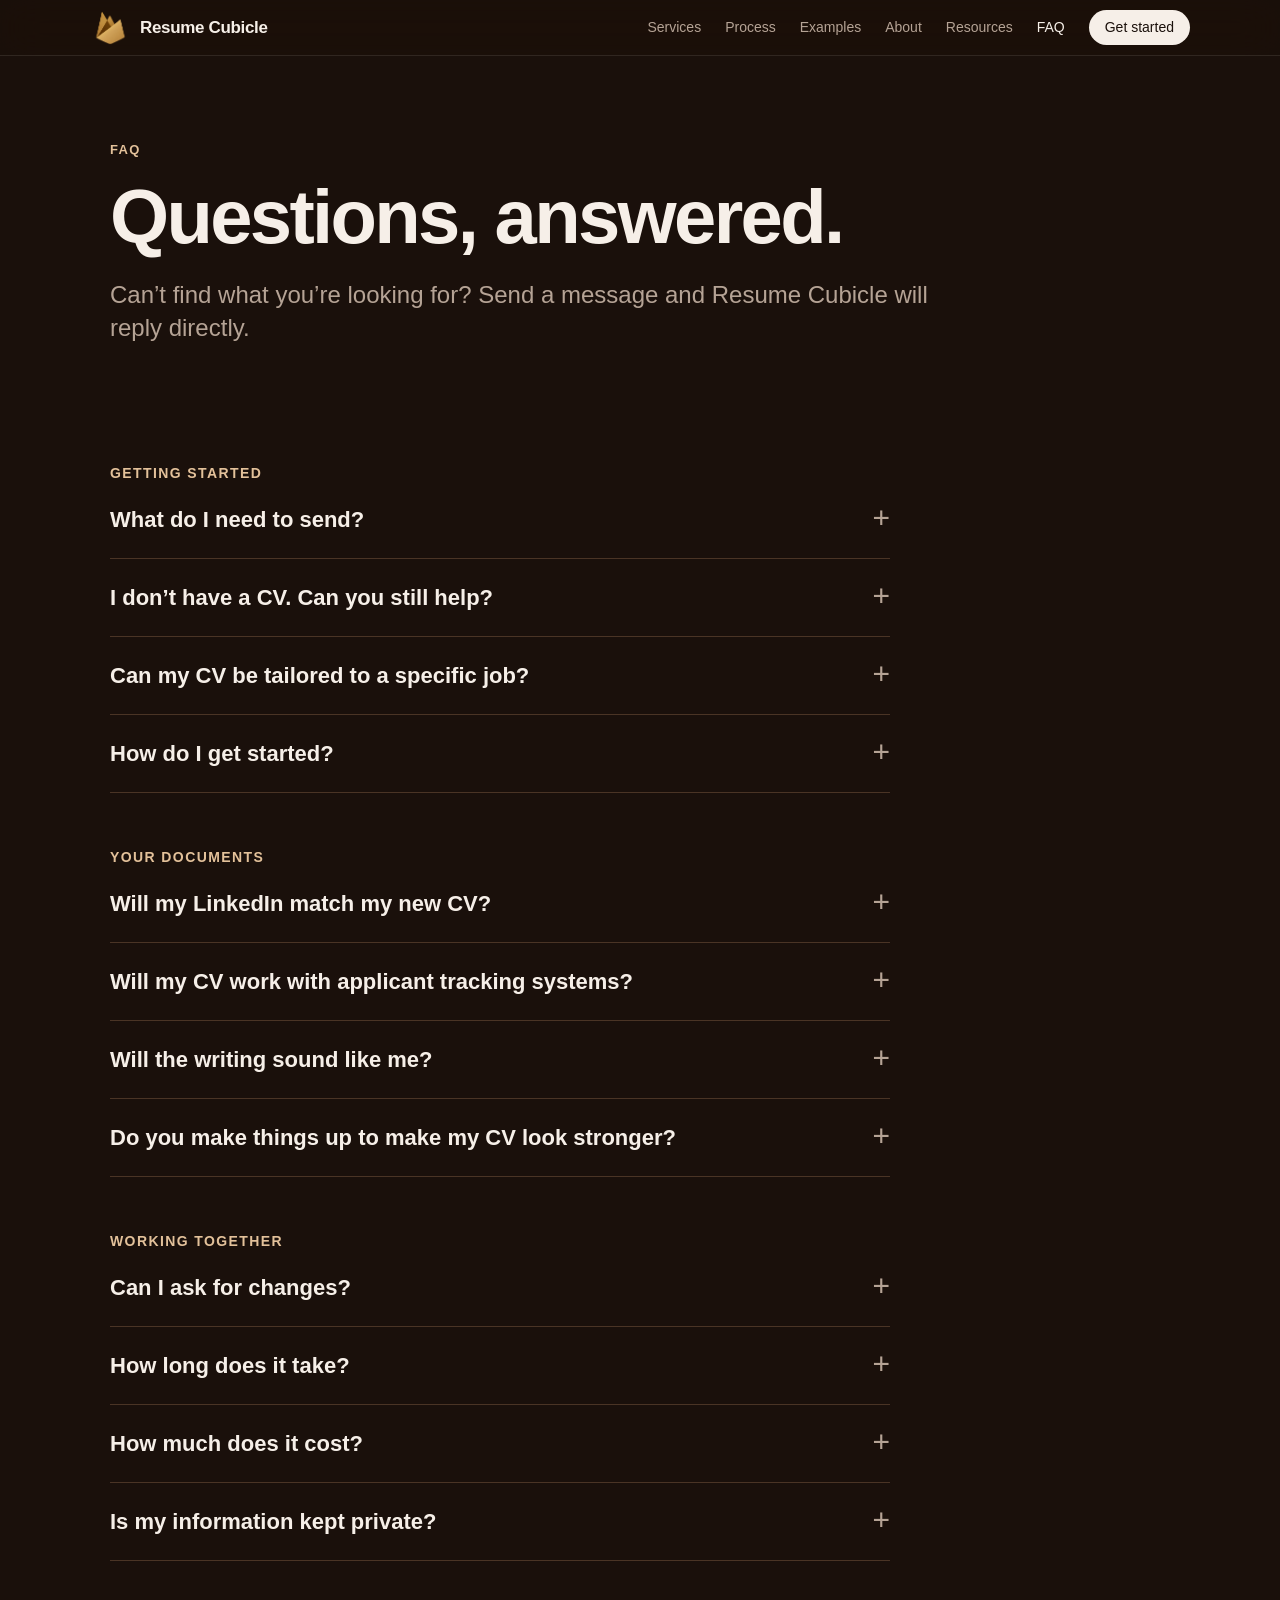
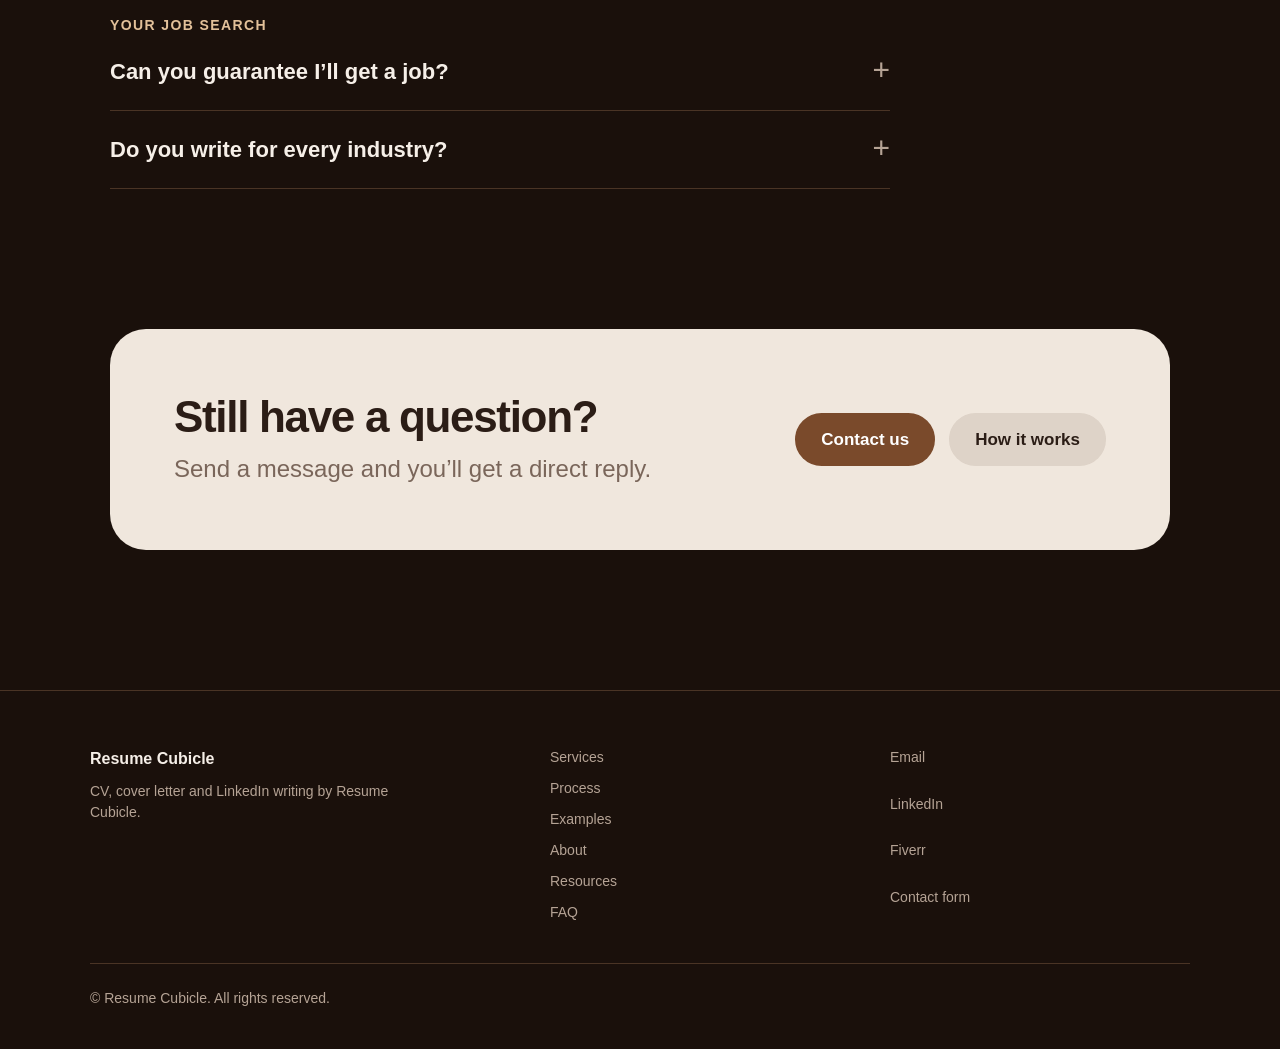
<file: faq.html>
<!DOCTYPE html>
<html lang="en">
<head>
<meta charset="utf-8">
<meta name="viewport" content="width=device-width, initial-scale=1">
<title>FAQ | Resume Cubicle</title>
<meta name="description" content="Answers to common questions about CV writing, cover letters, LinkedIn optimisation and working with Resume Cubicle.">
<link rel="canonical" href="https://resumecubicle.com/faq.html">
<meta property="og:type" content="website">
<meta property="og:site_name" content="Resume Cubicle">
<meta property="og:title" content="FAQ | Resume Cubicle">
<meta property="og:description" content="Answers to common questions about CV writing, cover letters, LinkedIn optimisation and working with Resume Cubicle.">
<meta property="og:url" content="https://resumecubicle.com/faq.html">
<meta property="og:image" content="https://resumecubicle.com/assets/images/career-conversation.jpg">
<meta property="og:image:alt" content="Colleagues reviewing career notes and a laptop together">
<meta name="twitter:card" content="summary_large_image">
<meta name="twitter:title" content="FAQ | Resume Cubicle">
<meta name="twitter:description" content="Answers to common questions about CV writing, cover letters, LinkedIn optimisation and working with Resume Cubicle.">
<meta name="twitter:image" content="https://resumecubicle.com/assets/images/career-conversation.jpg">
<meta name="theme-color" content="#1a100b">
<link rel="stylesheet" href="styles.css">
</head>
<body>
<div class="bar"></div>
<header class="nav">
  <a class="logo" href="index.html"><img src="assets/images/file_00000000b10881f58875699072473b52.png" alt="">Resume Cubicle</a>
  <button class="menu" id="menu" aria-expanded="false" aria-controls="links">Menu</button>
  <nav id="links" aria-label="Main">
    <a href="services.html">Services</a><a href="process.html">Process</a><a href="examples.html">Examples</a><a href="about.html">About</a><a href="resources.html">Resources</a><a href="faq.html" aria-current="page">FAQ</a>
    <a class="pill" href="contact.html">Get started</a>
  </nav>
</header>

<main id="top">
<section class="page-head">
  <p class="eyebrow">FAQ</p>
  <h1 class="split">Questions, answered.</h1>
  <p class="lead">Can’t find what you’re looking for? Send a message and Resume Cubicle will reply directly.</p>
</section>

<section class="wrap">
  <div class="faq rv">
    <h3>Getting started</h3>
    <details><summary>What do I need to send?</summary><p>Your current CV if you have one, the job titles or listings you’re targeting, and a few achievements you’re proud of. No CV yet? That’s fine, just tell Resume Cubicle about your experience.</p></details>
    <details><summary>I don’t have a CV. Can you still help?</summary><p>Yes. Many people start from nothing. Share your work history, education, skills and anything you’re proud of, even as rough notes, and Resume Cubicle will shape it into a complete CV.</p></details>
    <details><summary>Can my CV be tailored to a specific job?</summary><p>Yes. Share the job description and your documents can be written to match what the employer is looking for.</p></details>
    <details><summary>How do I get started?</summary><p>Use the form on the contact page with your name, email and a few details. Your message goes straight to Resume Cubicle, who will reply to the email you give.</p></details>

    <h3>Your documents</h3>
    <details><summary>Will my LinkedIn match my new CV?</summary><p>That’s the idea. Your CV, cover letter and LinkedIn profile tell one consistent story, so nothing contradicts anything else.</p></details>
    <details><summary>Will my CV work with applicant tracking systems?</summary><p>We use a clean, simple layout and include the keywords from your target roles, which is what these systems rely on. Nobody can promise how a specific employer’s system will treat a document, but clear structure and relevant wording give you the best chance.</p></details>
    <details><summary>Will the writing sound like me?</summary><p>It should. We ask questions and work from your own words and experience, and you review every draft. If a line doesn’t sound like you, say so and it will be changed.</p></details>
    <details><summary>Do you make things up to make my CV look stronger?</summary><p>No. Everything comes from your real experience. We ask questions to draw out detail you may have forgotten, but we don’t invent jobs, qualifications or results. If a figure is an estimate, we’ll check it with you.</p></details>

    <h3>Working together</h3>
    <details><summary>Can I ask for changes?</summary><p>Yes. Review and refinement is part of the process. You read the draft, tell us what to adjust, and we polish it until you’re happy.</p></details>
    <details><summary>How long does it take?</summary><p>It depends on which services you choose and how quickly you can review drafts. Resume Cubicle will give you an expected timeline before work begins.</p></details>
    <details><summary>How much does it cost?</summary><p>Pricing depends on what you need. Tell us which services you’re interested in and Resume Cubicle will confirm the cost before you commit.</p></details>
    <details><summary>Is my information kept private?</summary><p>Your details and documents are used only to prepare your work. You never need to send ID numbers, bank details or other sensitive information, so please don’t.</p></details>

    <h3>Your job search</h3>
    <details><summary>Can you guarantee I’ll get a job?</summary><p>No. Nobody honestly can, because hiring depends on many things outside a CV. What we can do is give you strong, accurate documents and clear guidance, which improves your chances of being noticed.</p></details>
    <details><summary>Do you write for every industry?</summary><p>We write for a wide range of fields. If your industry has specific conventions, such as academic CVs or creative portfolios, mention it in your message so Resume Cubicle can confirm the fit.</p></details>
  </div>
</section>

<section class="band">
  <div class="box rv">
    <div>
      <h2>Still have a question?</h2>
      <p class="sub">Send a message and you’ll get a direct reply.</p>
    </div>
    <div class="cta"><a class="btn p" href="contact.html">Contact us</a><a class="btn g" href="process.html">How it works</a></div>
  </div>
</section>
</main>

<footer>
  <div class="foot">
    <div><b>Resume Cubicle</b><p>CV, cover letter and LinkedIn writing by Resume Cubicle.</p></div>
    <ul>
      <li><a href="services.html">Services</a></li><li><a href="process.html">Process</a></li><li><a href="examples.html">Examples</a></li><li><a href="about.html">About</a></li><li><a href="resources.html">Resources</a></li><li><a href="faq.html">FAQ</a></li>
    </ul>
    <ul>
      <li><a data-link="email" href="mailto:inquiries@resumecubicle.com">Email</a></li>
      <li><a data-link="linkedin" href="contact.html" target="_blank" rel="noopener noreferrer">LinkedIn</a></li>
      <li><a data-link="fiverr" href="contact.html" target="_blank" rel="noopener noreferrer">Fiverr</a></li>
      <li><a href="contact.html">Contact form</a></li>
    </ul>
  </div>
  <p class="copy">© <span data-year></span> Resume Cubicle. All rights reserved.</p>
</footer>
<script src="app.js"></script>
</body>
</html>
</file>
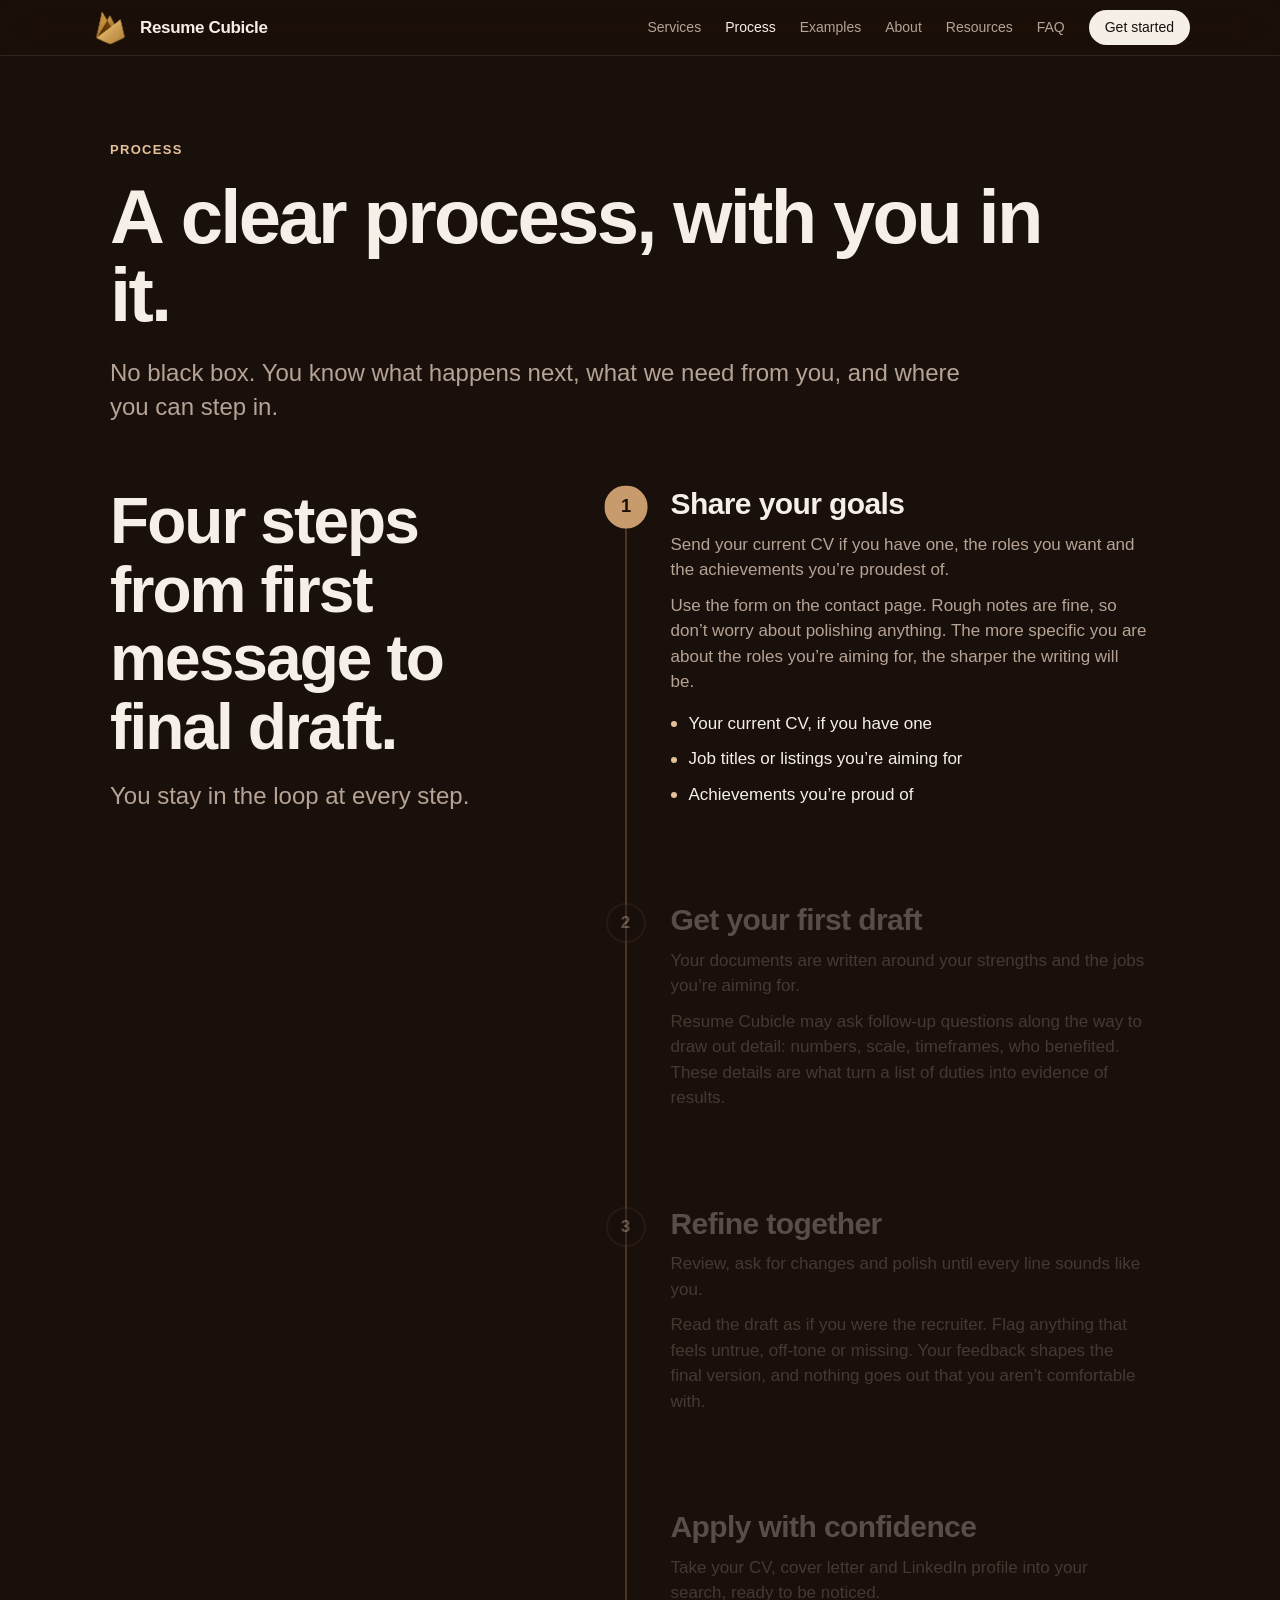
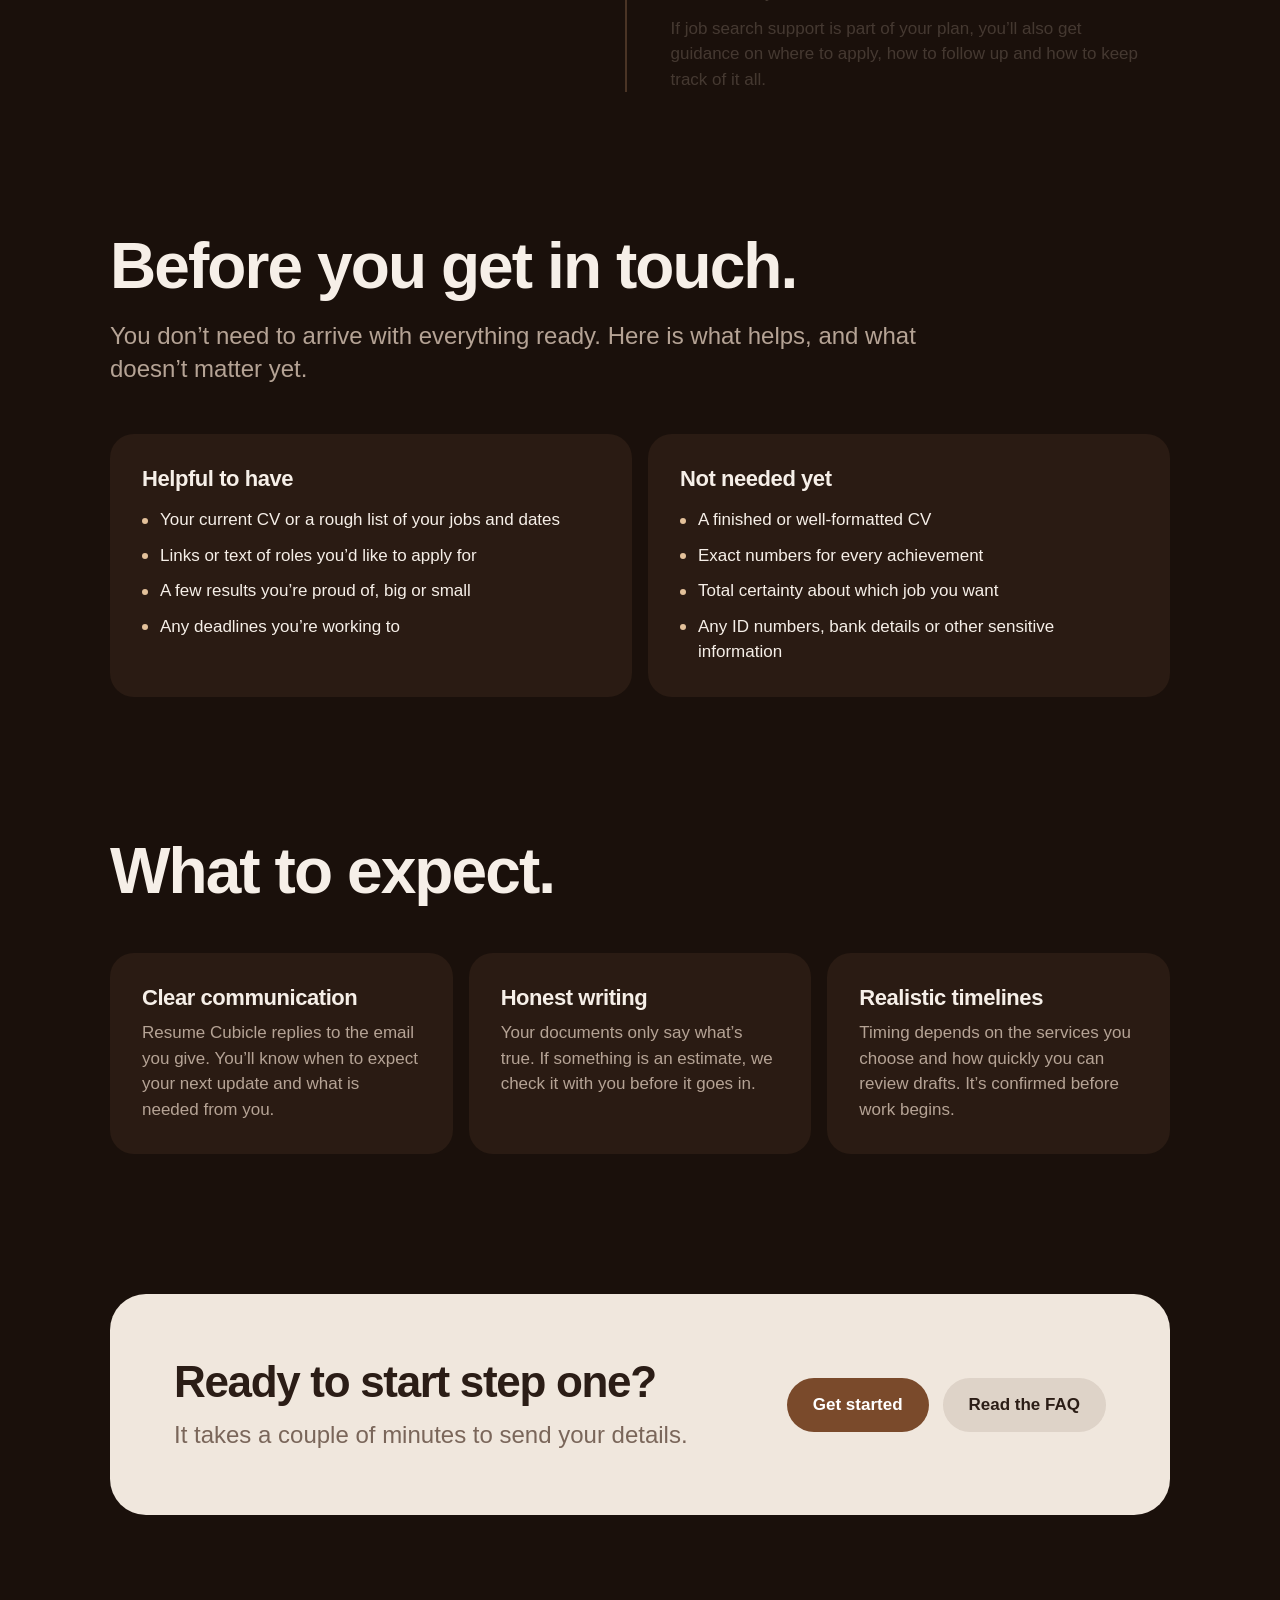
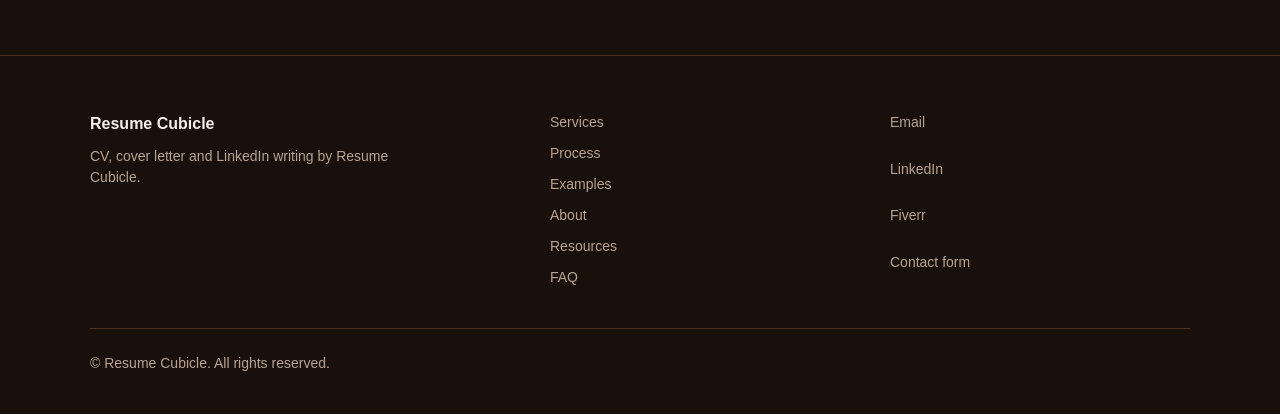
<file: process.html>
<!DOCTYPE html>
<html lang="en">
<head>
<meta charset="utf-8">
<meta name="viewport" content="width=device-width, initial-scale=1">
<title>Process | Resume Cubicle</title>
<meta name="description" content="How Resume Cubicle works: four steps from your first message to a finished CV, cover letter and LinkedIn profile.">
<link rel="canonical" href="https://resumecubicle.com/process.html">
<meta property="og:type" content="website">
<meta property="og:site_name" content="Resume Cubicle">
<meta property="og:title" content="Process | Resume Cubicle">
<meta property="og:description" content="How Resume Cubicle works: four steps from your first message to a finished CV, cover letter and LinkedIn profile.">
<meta property="og:url" content="https://resumecubicle.com/process.html">
<meta property="og:image" content="https://resumecubicle.com/assets/images/career-conversation.jpg">
<meta property="og:image:alt" content="Colleagues reviewing career notes and a laptop together">
<meta name="twitter:card" content="summary_large_image">
<meta name="twitter:title" content="Process | Resume Cubicle">
<meta name="twitter:description" content="How Resume Cubicle works: four steps from your first message to a finished CV, cover letter and LinkedIn profile.">
<meta name="twitter:image" content="https://resumecubicle.com/assets/images/career-conversation.jpg">
<meta name="theme-color" content="#1a100b">
<link rel="stylesheet" href="styles.css">
</head>
<body>
<div class="bar"></div>
<header class="nav">
  <a class="logo" href="index.html"><img src="assets/images/file_00000000b10881f58875699072473b52.png" alt="">Resume Cubicle</a>
  <button class="menu" id="menu" aria-expanded="false" aria-controls="links">Menu</button>
  <nav id="links" aria-label="Main">
    <a href="services.html">Services</a><a href="process.html" aria-current="page">Process</a><a href="examples.html">Examples</a><a href="about.html">About</a><a href="resources.html">Resources</a><a href="faq.html">FAQ</a>
    <a class="pill" href="contact.html">Get started</a>
  </nav>
</header>

<main id="top">
<section class="page-head">
  <p class="eyebrow">Process</p>
  <h1 class="split">A clear process, with you in it.</h1>
  <p class="lead">No black box. You know what happens next, what we need from you, and where you can step in.</p>
</section>

<section class="wrap">
  <div class="proc">
    <div class="sticky rv">
      <h2>Four steps from first message to final draft.</h2>
      <p class="sub">You stay in the loop at every step.</p>
    </div>
    <ol class="steps">
      <li class="step">
        <span class="n">1</span>
        <h3>Share your goals</h3>
        <p>Send your current CV if you have one, the roles you want and the achievements you’re proudest of.</p>
        <p>Use the form on the contact page. Rough notes are fine, so don’t worry about polishing anything. The more specific you are about the roles you’re aiming for, the sharper the writing will be.</p>
        <ul class="list"><li>Your current CV, if you have one</li><li>Job titles or listings you’re aiming for</li><li>Achievements you’re proud of</li></ul>
      </li>
      <li class="step">
        <span class="n">2</span>
        <h3>Get your first draft</h3>
        <p>Your documents are written around your strengths and the jobs you’re aiming for.</p>
        <p>Resume Cubicle may ask follow-up questions along the way to draw out detail: numbers, scale, timeframes, who benefited. These details are what turn a list of duties into evidence of results.</p>
      </li>
      <li class="step">
        <span class="n">3</span>
        <h3>Refine together</h3>
        <p>Review, ask for changes and polish until every line sounds like you.</p>
        <p>Read the draft as if you were the recruiter. Flag anything that feels untrue, off-tone or missing. Your feedback shapes the final version, and nothing goes out that you aren’t comfortable with.</p>
      </li>
      <li class="step">
        <span class="n">4</span>
        <h3>Apply with confidence</h3>
        <p>Take your CV, cover letter and LinkedIn profile into your search, ready to be noticed.</p>
        <p>If job search support is part of your plan, you’ll also get guidance on where to apply, how to follow up and how to keep track of it all.</p>
      </li>
    </ol>
  </div>
</section>

<section class="wrap">
  <h2 class="rv">Before you get in touch.</h2>
  <p class="sub rv">You don’t need to arrive with everything ready. Here is what helps, and what doesn’t matter yet.</p>
  <div class="grid3" style="grid-template-columns:repeat(2,1fr)">
    <article class="card rv">
      <h3>Helpful to have</h3>
      <ul class="list">
        <li>Your current CV or a rough list of your jobs and dates</li>
        <li>Links or text of roles you’d like to apply for</li>
        <li>A few results you’re proud of, big or small</li>
        <li>Any deadlines you’re working to</li>
      </ul>
    </article>
    <article class="card rv">
      <h3>Not needed yet</h3>
      <ul class="list">
        <li>A finished or well-formatted CV</li>
        <li>Exact numbers for every achievement</li>
        <li>Total certainty about which job you want</li>
        <li>Any ID numbers, bank details or other sensitive information</li>
      </ul>
    </article>
  </div>
</section>

<section class="wrap">
  <h2 class="rv">What to expect.</h2>
  <div class="grid3">
    <article class="card rv"><h3>Clear communication</h3><p>Resume Cubicle replies to the email you give. You’ll know when to expect your next update and what is needed from you.</p></article>
    <article class="card rv"><h3>Honest writing</h3><p>Your documents only say what’s true. If something is an estimate, we check it with you before it goes in.</p></article>
    <article class="card rv"><h3>Realistic timelines</h3><p>Timing depends on the services you choose and how quickly you can review drafts. It’s confirmed before work begins.</p></article>
  </div>
</section>

<section class="band">
  <div class="box rv">
    <div>
      <h2>Ready to start step one?</h2>
      <p class="sub">It takes a couple of minutes to send your details.</p>
    </div>
    <div class="cta"><a class="btn p" href="contact.html">Get started</a><a class="btn g" href="faq.html">Read the FAQ</a></div>
  </div>
</section>
</main>

<footer>
  <div class="foot">
    <div><b>Resume Cubicle</b><p>CV, cover letter and LinkedIn writing by Resume Cubicle.</p></div>
    <ul>
      <li><a href="services.html">Services</a></li><li><a href="process.html">Process</a></li><li><a href="examples.html">Examples</a></li><li><a href="about.html">About</a></li><li><a href="resources.html">Resources</a></li><li><a href="faq.html">FAQ</a></li>
    </ul>
    <ul>
      <li><a data-link="email" href="mailto:inquiries@resumecubicle.com">Email</a></li>
      <li><a data-link="linkedin" href="contact.html" target="_blank" rel="noopener noreferrer">LinkedIn</a></li>
      <li><a data-link="fiverr" href="contact.html" target="_blank" rel="noopener noreferrer">Fiverr</a></li>
      <li><a href="contact.html">Contact form</a></li>
    </ul>
  </div>
  <p class="copy">© <span data-year></span> Resume Cubicle. All rights reserved.</p>
</footer>
<script src="app.js"></script>
</body>
</html>
</file>
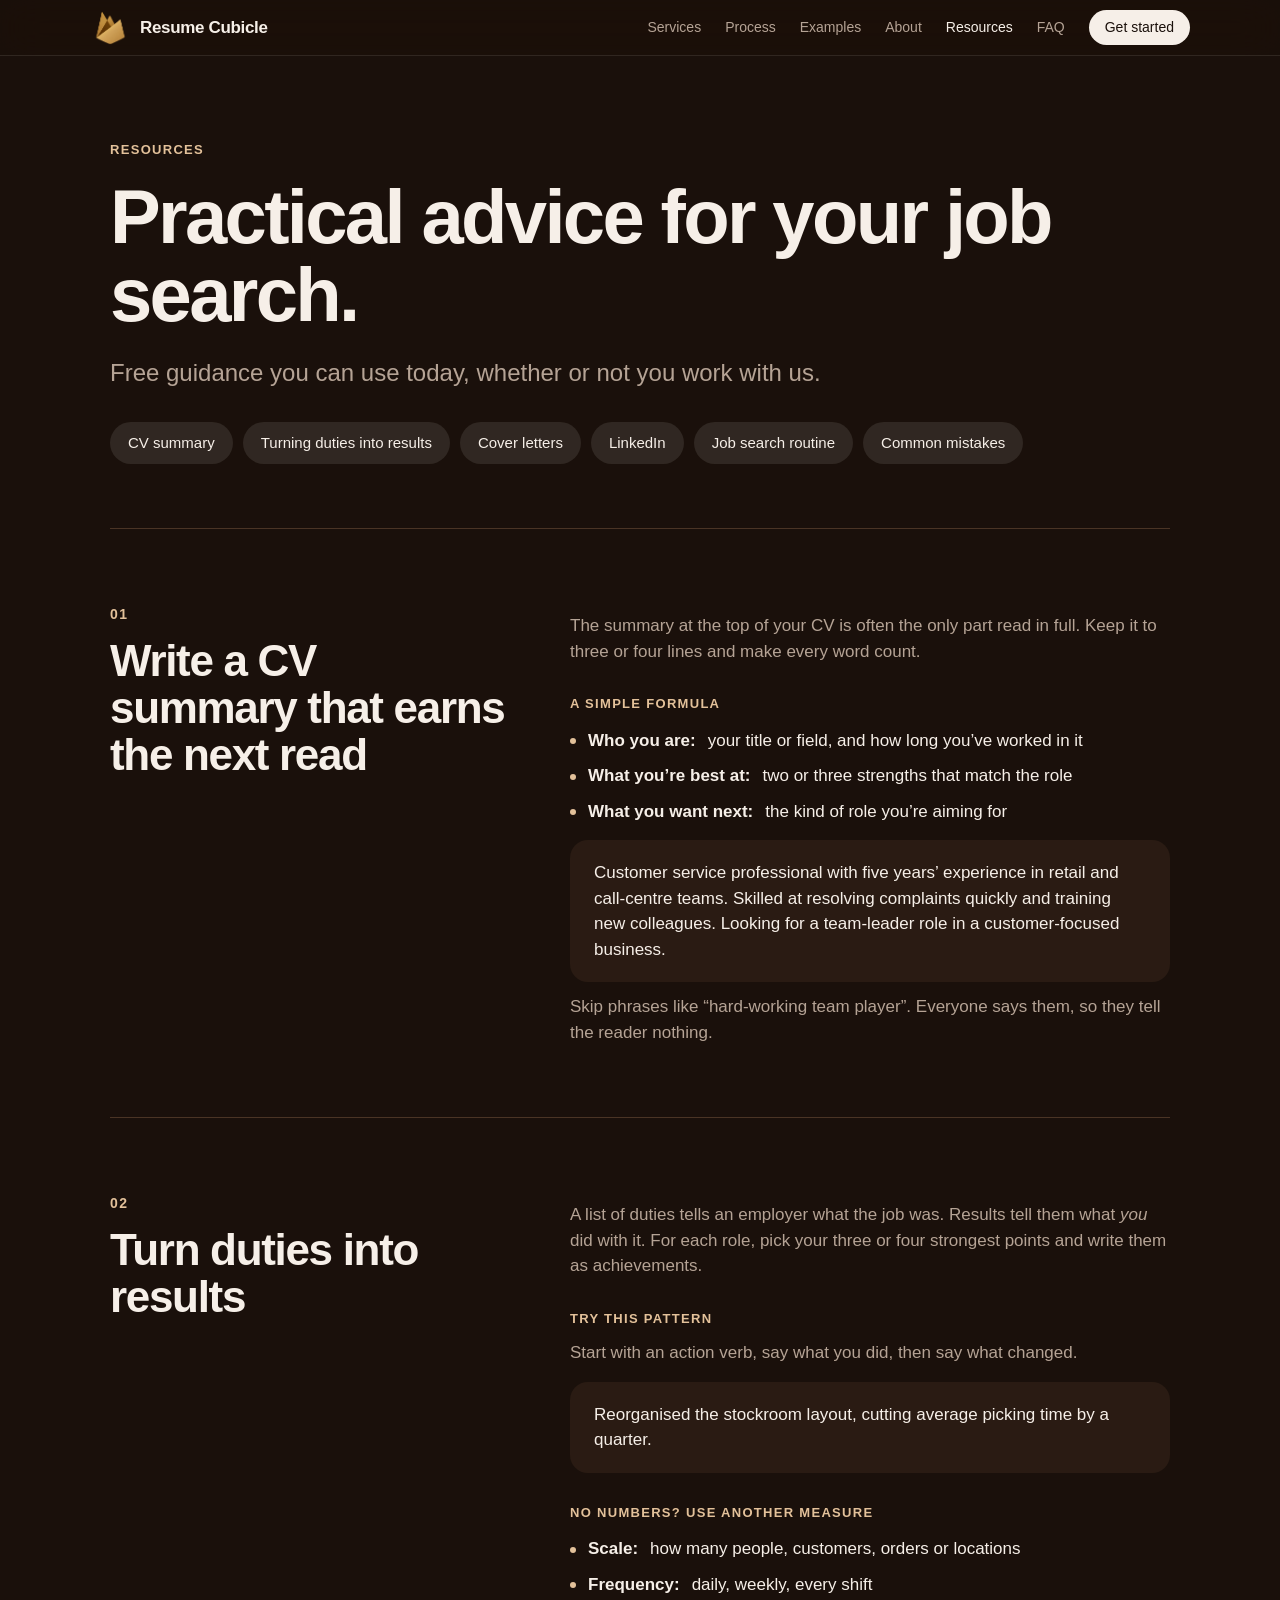
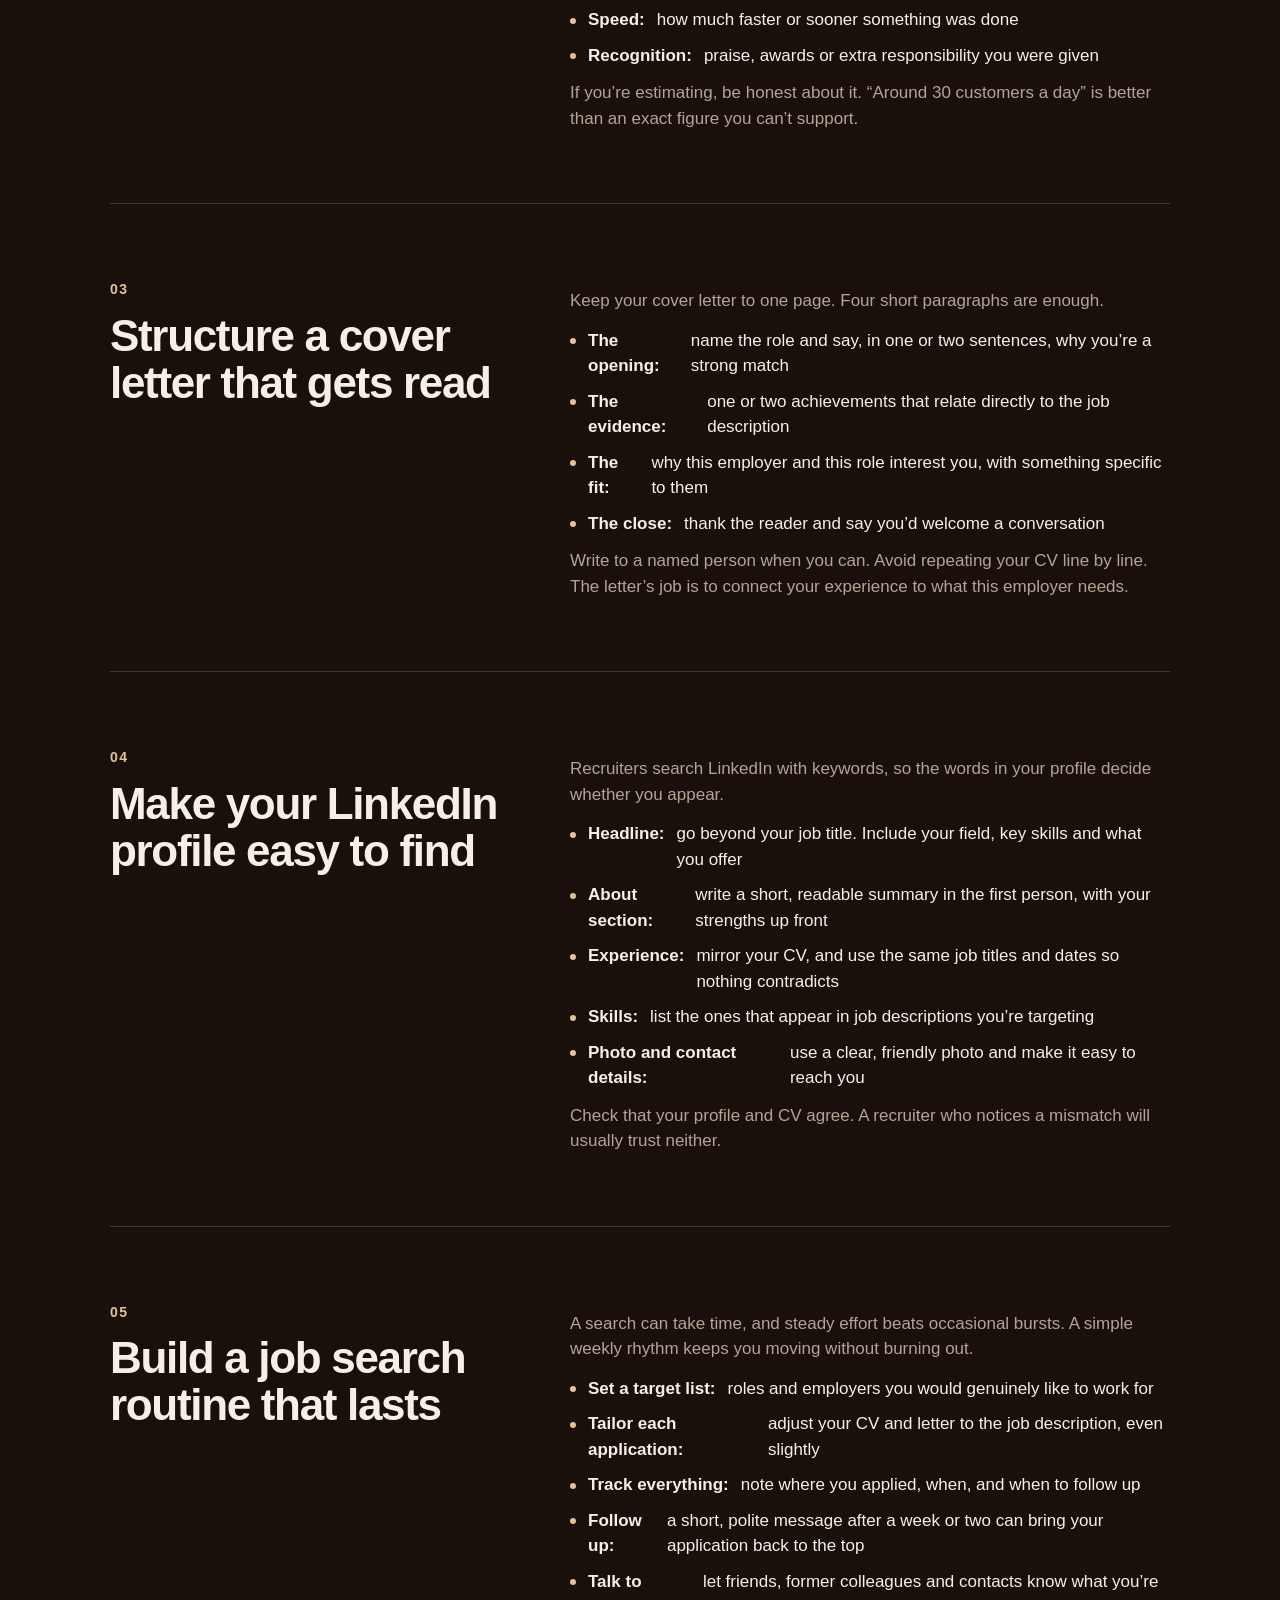
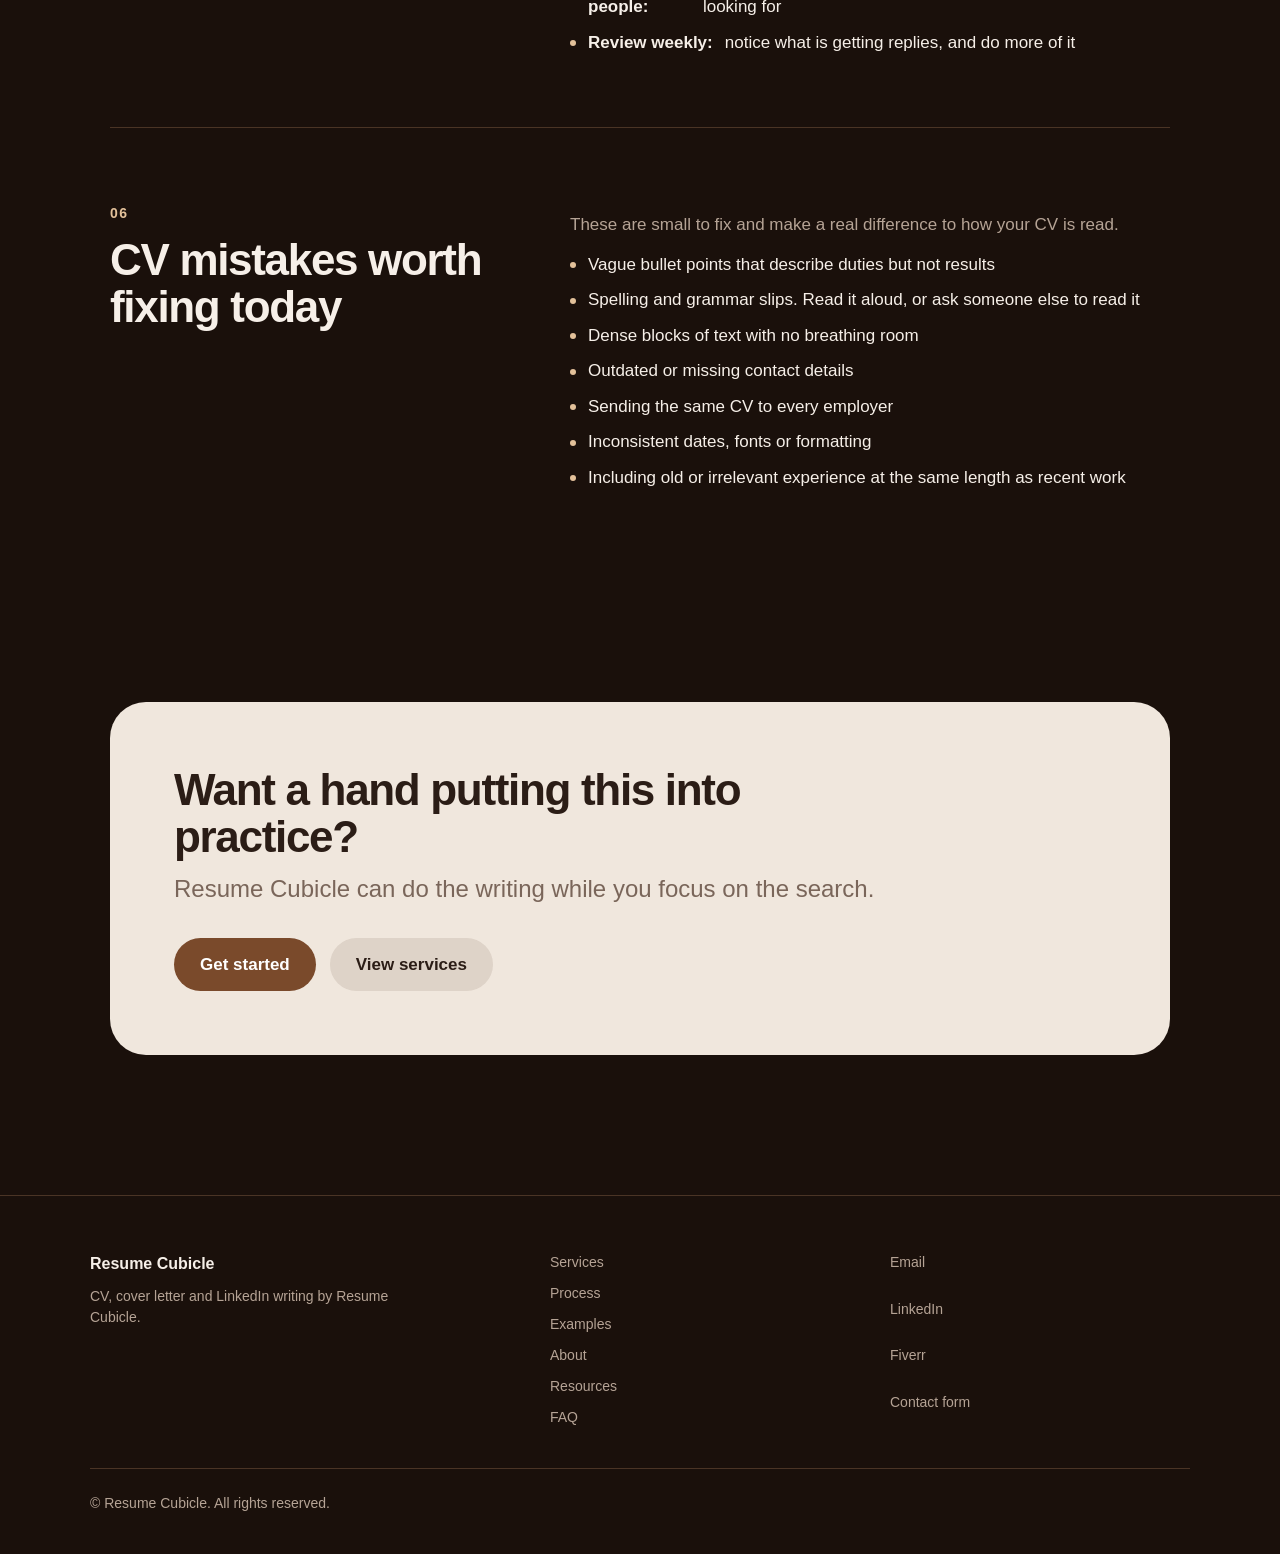
<file: resources.html>
<!DOCTYPE html>
<html lang="en">
<head>
<meta charset="utf-8">
<meta name="viewport" content="width=device-width, initial-scale=1">
<title>Resources | Resume Cubicle</title>
<meta name="description" content="Practical advice on CV summaries, achievement bullets, cover letters, LinkedIn and building a job search routine.">
<link rel="canonical" href="https://resumecubicle.com/resources.html">
<meta property="og:type" content="website">
<meta property="og:site_name" content="Resume Cubicle">
<meta property="og:title" content="Resources | Resume Cubicle">
<meta property="og:description" content="Practical advice on CV summaries, achievement bullets, cover letters, LinkedIn and building a job search routine.">
<meta property="og:url" content="https://resumecubicle.com/resources.html">
<meta property="og:image" content="https://resumecubicle.com/assets/images/career-conversation.jpg">
<meta property="og:image:alt" content="Colleagues reviewing career notes and a laptop together">
<meta name="twitter:card" content="summary_large_image">
<meta name="twitter:title" content="Resources | Resume Cubicle">
<meta name="twitter:description" content="Practical advice on CV summaries, achievement bullets, cover letters, LinkedIn and building a job search routine.">
<meta name="twitter:image" content="https://resumecubicle.com/assets/images/career-conversation.jpg">
<meta name="theme-color" content="#1a100b">
<link rel="stylesheet" href="styles.css">
</head>
<body>
<div class="bar"></div>
<header class="nav">
  <a class="logo" href="index.html"><img src="assets/images/file_00000000b10881f58875699072473b52.png" alt="">Resume Cubicle</a>
  <button class="menu" id="menu" aria-expanded="false" aria-controls="links">Menu</button>
  <nav id="links" aria-label="Main">
    <a href="services.html">Services</a><a href="process.html">Process</a><a href="examples.html">Examples</a><a href="about.html">About</a><a href="resources.html" aria-current="page">Resources</a><a href="faq.html">FAQ</a>
    <a class="pill" href="contact.html">Get started</a>
  </nav>
</header>

<main id="top">
<section class="page-head">
  <p class="eyebrow">Resources</p>
  <h1 class="split">Practical advice for your job search.</h1>
  <p class="lead">Free guidance you can use today, whether or not you work with us.</p>
  <div class="pills">
    <a href="#summary">CV summary</a><a href="#results">Turning duties into results</a><a href="#letter">Cover letters</a><a href="#linkedin">LinkedIn</a><a href="#routine">Job search routine</a><a href="#mistakes">Common mistakes</a>
  </div>
</section>

<section class="wrap">
  <article class="sec" id="summary">
    <div class="head rv"><span class="num">01</span><h2>Write a CV summary that earns the next read</h2></div>
    <div class="rv">
      <p>The summary at the top of your CV is often the only part read in full. Keep it to three or four lines and make every word count.</p>
      <h4>A simple formula</h4>
      <ul class="list">
        <li><b>Who you are:</b> your title or field, and how long you’ve worked in it</li>
        <li><b>What you’re best at:</b> two or three strengths that match the role</li>
        <li><b>What you want next:</b> the kind of role you’re aiming for</li>
      </ul>
      <div class="ex">Customer service professional with five years’ experience in retail and call-centre teams. Skilled at resolving complaints quickly and training new colleagues. Looking for a team-leader role in a customer-focused business.</div>
      <p>Skip phrases like “hard-working team player”. Everyone says them, so they tell the reader nothing.</p>
    </div>
  </article>

  <article class="sec" id="results">
    <div class="head rv"><span class="num">02</span><h2>Turn duties into results</h2></div>
    <div class="rv">
      <p>A list of duties tells an employer what the job was. Results tell them what <em>you</em> did with it. For each role, pick your three or four strongest points and write them as achievements.</p>
      <h4>Try this pattern</h4>
      <p>Start with an action verb, say what you did, then say what changed.</p>
      <div class="ex">Reorganised the stockroom layout, cutting average picking time by a quarter.</div>
      <h4>No numbers? Use another measure</h4>
      <ul class="list">
        <li><b>Scale:</b> how many people, customers, orders or locations</li>
        <li><b>Frequency:</b> daily, weekly, every shift</li>
        <li><b>Speed:</b> how much faster or sooner something was done</li>
        <li><b>Recognition:</b> praise, awards or extra responsibility you were given</li>
      </ul>
      <p>If you’re estimating, be honest about it. “Around 30 customers a day” is better than an exact figure you can’t support.</p>
    </div>
  </article>

  <article class="sec" id="letter">
    <div class="head rv"><span class="num">03</span><h2>Structure a cover letter that gets read</h2></div>
    <div class="rv">
      <p>Keep your cover letter to one page. Four short paragraphs are enough.</p>
      <ul class="list">
        <li><b>The opening:</b> name the role and say, in one or two sentences, why you’re a strong match</li>
        <li><b>The evidence:</b> one or two achievements that relate directly to the job description</li>
        <li><b>The fit:</b> why this employer and this role interest you, with something specific to them</li>
        <li><b>The close:</b> thank the reader and say you’d welcome a conversation</li>
      </ul>
      <p>Write to a named person when you can. Avoid repeating your CV line by line. The letter’s job is to connect your experience to what this employer needs.</p>
    </div>
  </article>

  <article class="sec" id="linkedin">
    <div class="head rv"><span class="num">04</span><h2>Make your LinkedIn profile easy to find</h2></div>
    <div class="rv">
      <p>Recruiters search LinkedIn with keywords, so the words in your profile decide whether you appear.</p>
      <ul class="list">
        <li><b>Headline:</b> go beyond your job title. Include your field, key skills and what you offer</li>
        <li><b>About section:</b> write a short, readable summary in the first person, with your strengths up front</li>
        <li><b>Experience:</b> mirror your CV, and use the same job titles and dates so nothing contradicts</li>
        <li><b>Skills:</b> list the ones that appear in job descriptions you’re targeting</li>
        <li><b>Photo and contact details:</b> use a clear, friendly photo and make it easy to reach you</li>
      </ul>
      <p>Check that your profile and CV agree. A recruiter who notices a mismatch will usually trust neither.</p>
    </div>
  </article>

  <article class="sec" id="routine">
    <div class="head rv"><span class="num">05</span><h2>Build a job search routine that lasts</h2></div>
    <div class="rv">
      <p>A search can take time, and steady effort beats occasional bursts. A simple weekly rhythm keeps you moving without burning out.</p>
      <ul class="list">
        <li><b>Set a target list:</b> roles and employers you would genuinely like to work for</li>
        <li><b>Tailor each application:</b> adjust your CV and letter to the job description, even slightly</li>
        <li><b>Track everything:</b> note where you applied, when, and when to follow up</li>
        <li><b>Follow up:</b> a short, polite message after a week or two can bring your application back to the top</li>
        <li><b>Talk to people:</b> let friends, former colleagues and contacts know what you’re looking for</li>
        <li><b>Review weekly:</b> notice what is getting replies, and do more of it</li>
      </ul>
    </div>
  </article>

  <article class="sec" id="mistakes">
    <div class="head rv"><span class="num">06</span><h2>CV mistakes worth fixing today</h2></div>
    <div class="rv">
      <p>These are small to fix and make a real difference to how your CV is read.</p>
      <ul class="list">
        <li>Vague bullet points that describe duties but not results</li>
        <li>Spelling and grammar slips. Read it aloud, or ask someone else to read it</li>
        <li>Dense blocks of text with no breathing room</li>
        <li>Outdated or missing contact details</li>
        <li>Sending the same CV to every employer</li>
        <li>Inconsistent dates, fonts or formatting</li>
        <li>Including old or irrelevant experience at the same length as recent work</li>
      </ul>
    </div>
  </article>
</section>

<section class="band">
  <div class="box rv">
    <div>
      <h2>Want a hand putting this into practice?</h2>
      <p class="sub">Resume Cubicle can do the writing while you focus on the search.</p>
    </div>
    <div class="cta"><a class="btn p" href="contact.html">Get started</a><a class="btn g" href="services.html">View services</a></div>
  </div>
</section>
</main>

<footer>
  <div class="foot">
    <div><b>Resume Cubicle</b><p>CV, cover letter and LinkedIn writing by Resume Cubicle.</p></div>
    <ul>
      <li><a href="services.html">Services</a></li><li><a href="process.html">Process</a></li><li><a href="examples.html">Examples</a></li><li><a href="about.html">About</a></li><li><a href="resources.html">Resources</a></li><li><a href="faq.html">FAQ</a></li>
    </ul>
    <ul>
      <li><a data-link="email" href="mailto:inquiries@resumecubicle.com">Email</a></li>
      <li><a data-link="linkedin" href="contact.html" target="_blank" rel="noopener noreferrer">LinkedIn</a></li>
      <li><a data-link="fiverr" href="contact.html" target="_blank" rel="noopener noreferrer">Fiverr</a></li>
      <li><a href="contact.html">Contact form</a></li>
    </ul>
  </div>
  <p class="copy">© <span data-year></span> Resume Cubicle. All rights reserved.</p>
</footer>
<script src="app.js"></script>
</body>
</html>
</file>
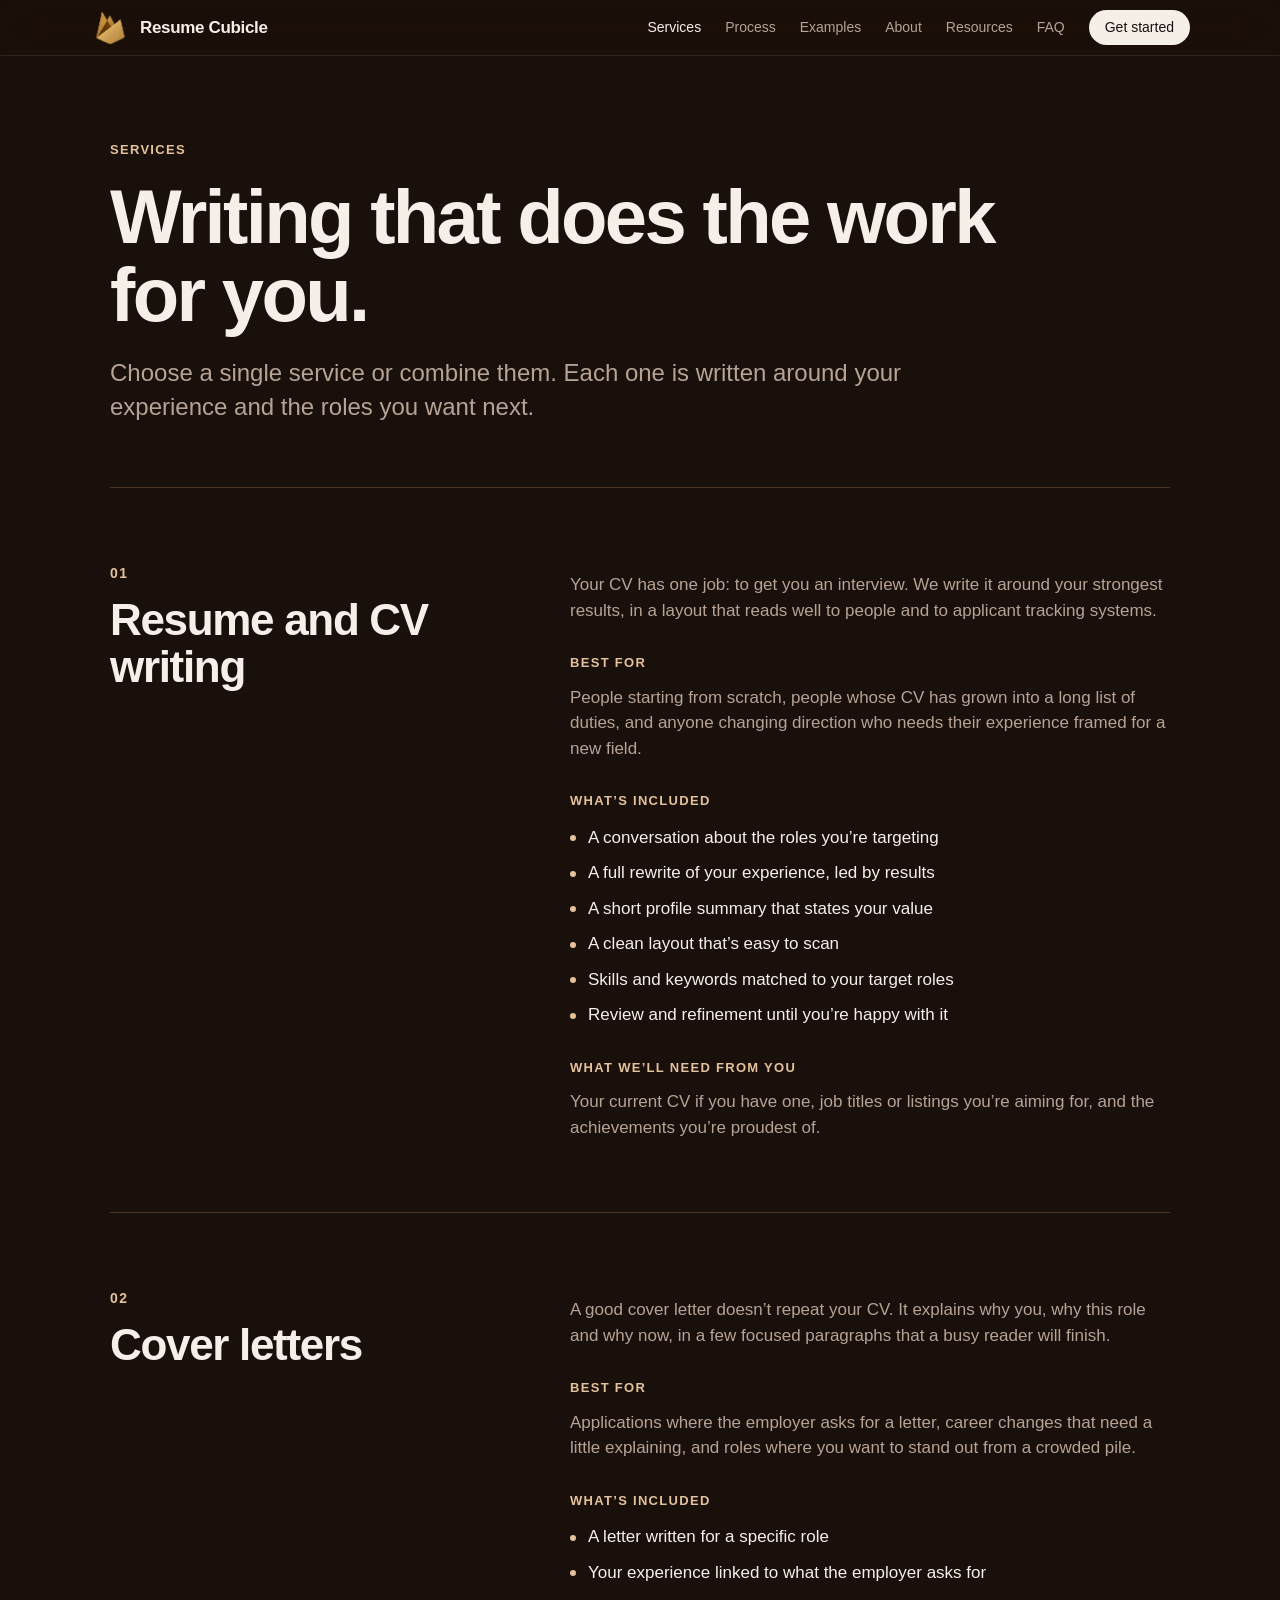
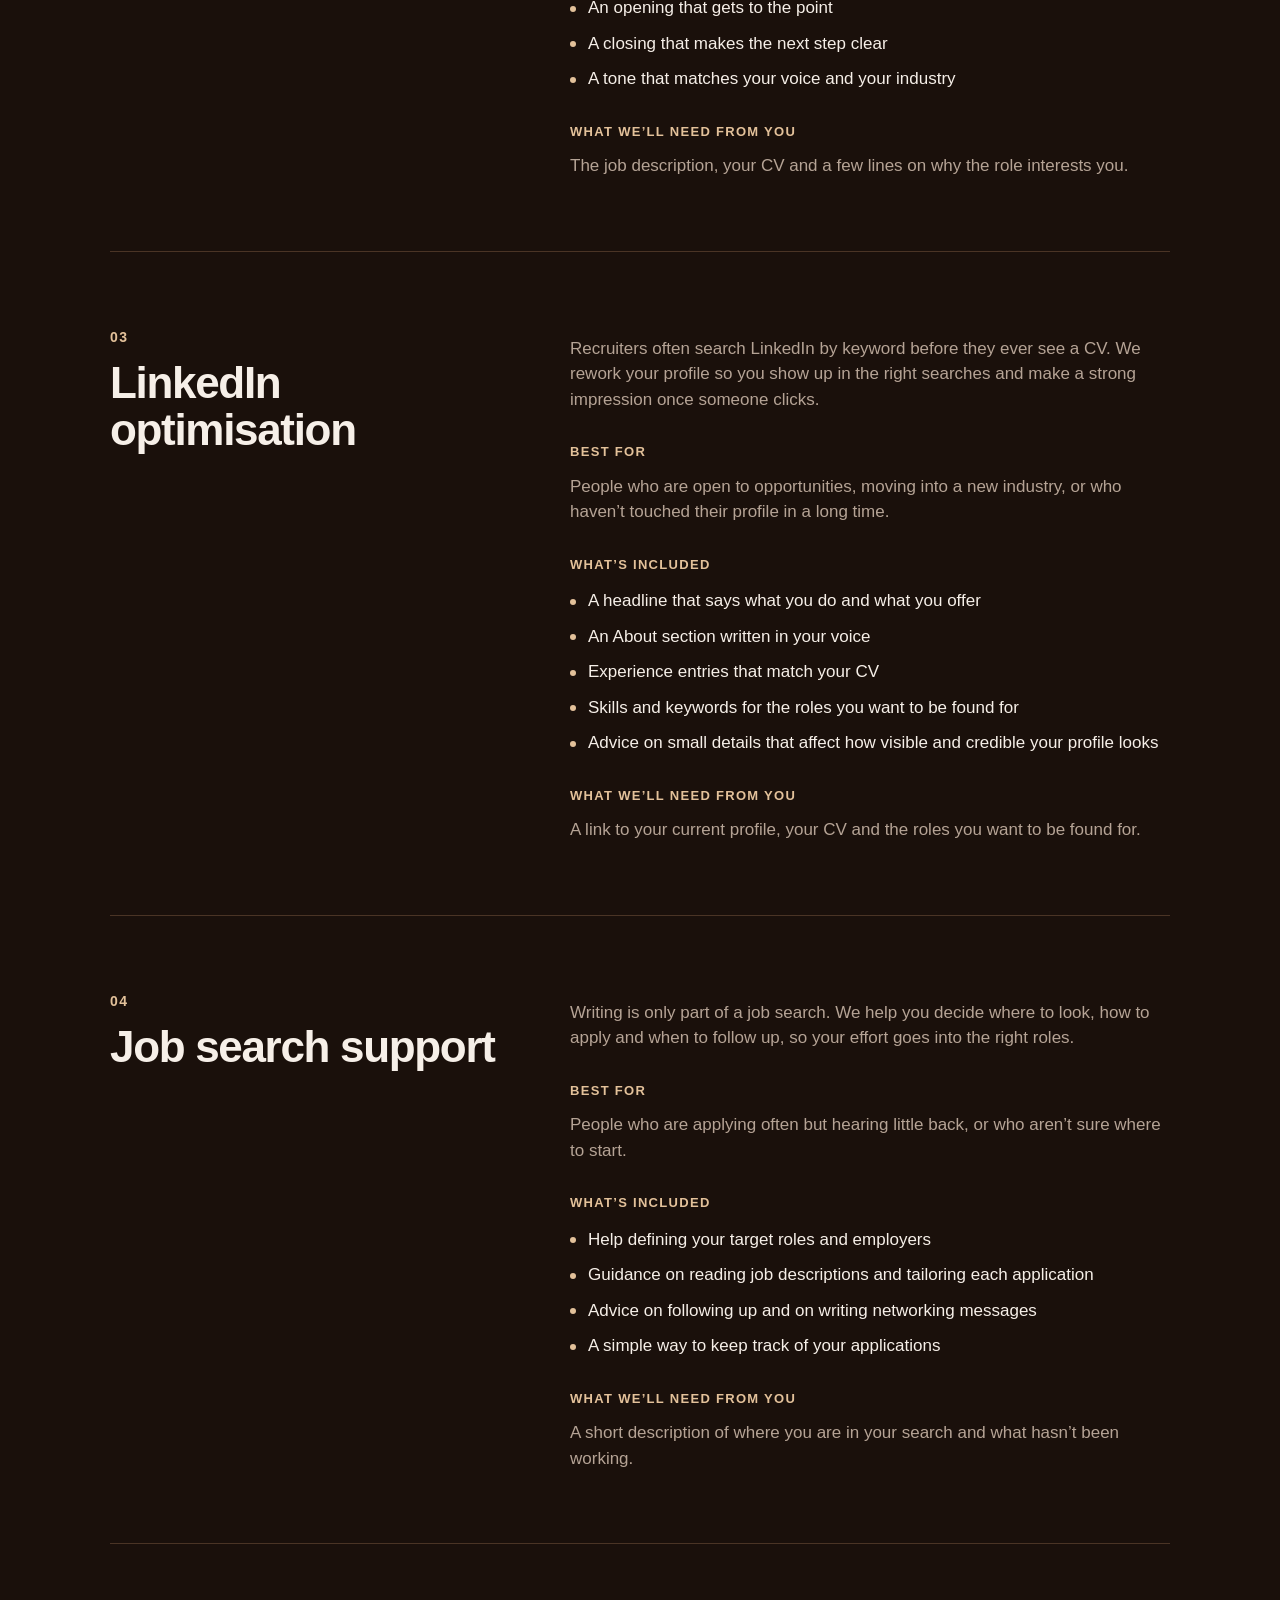
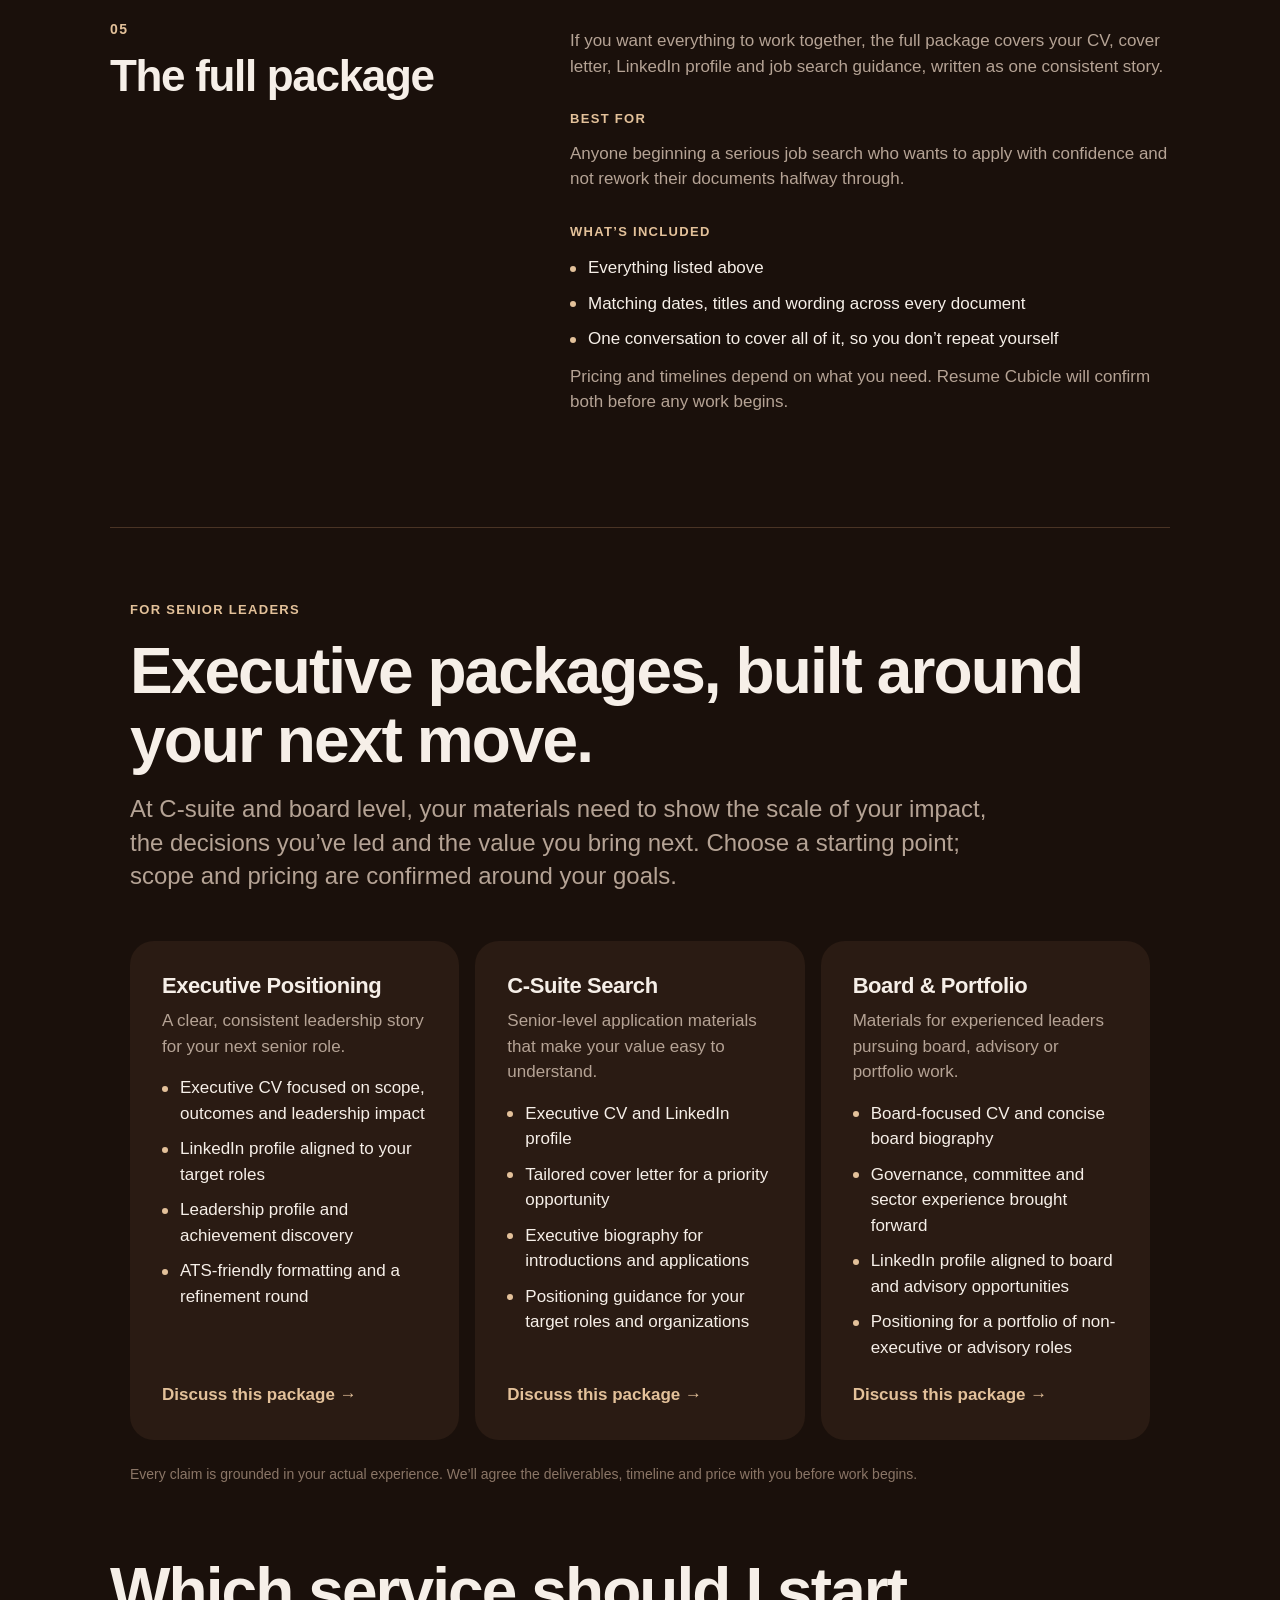
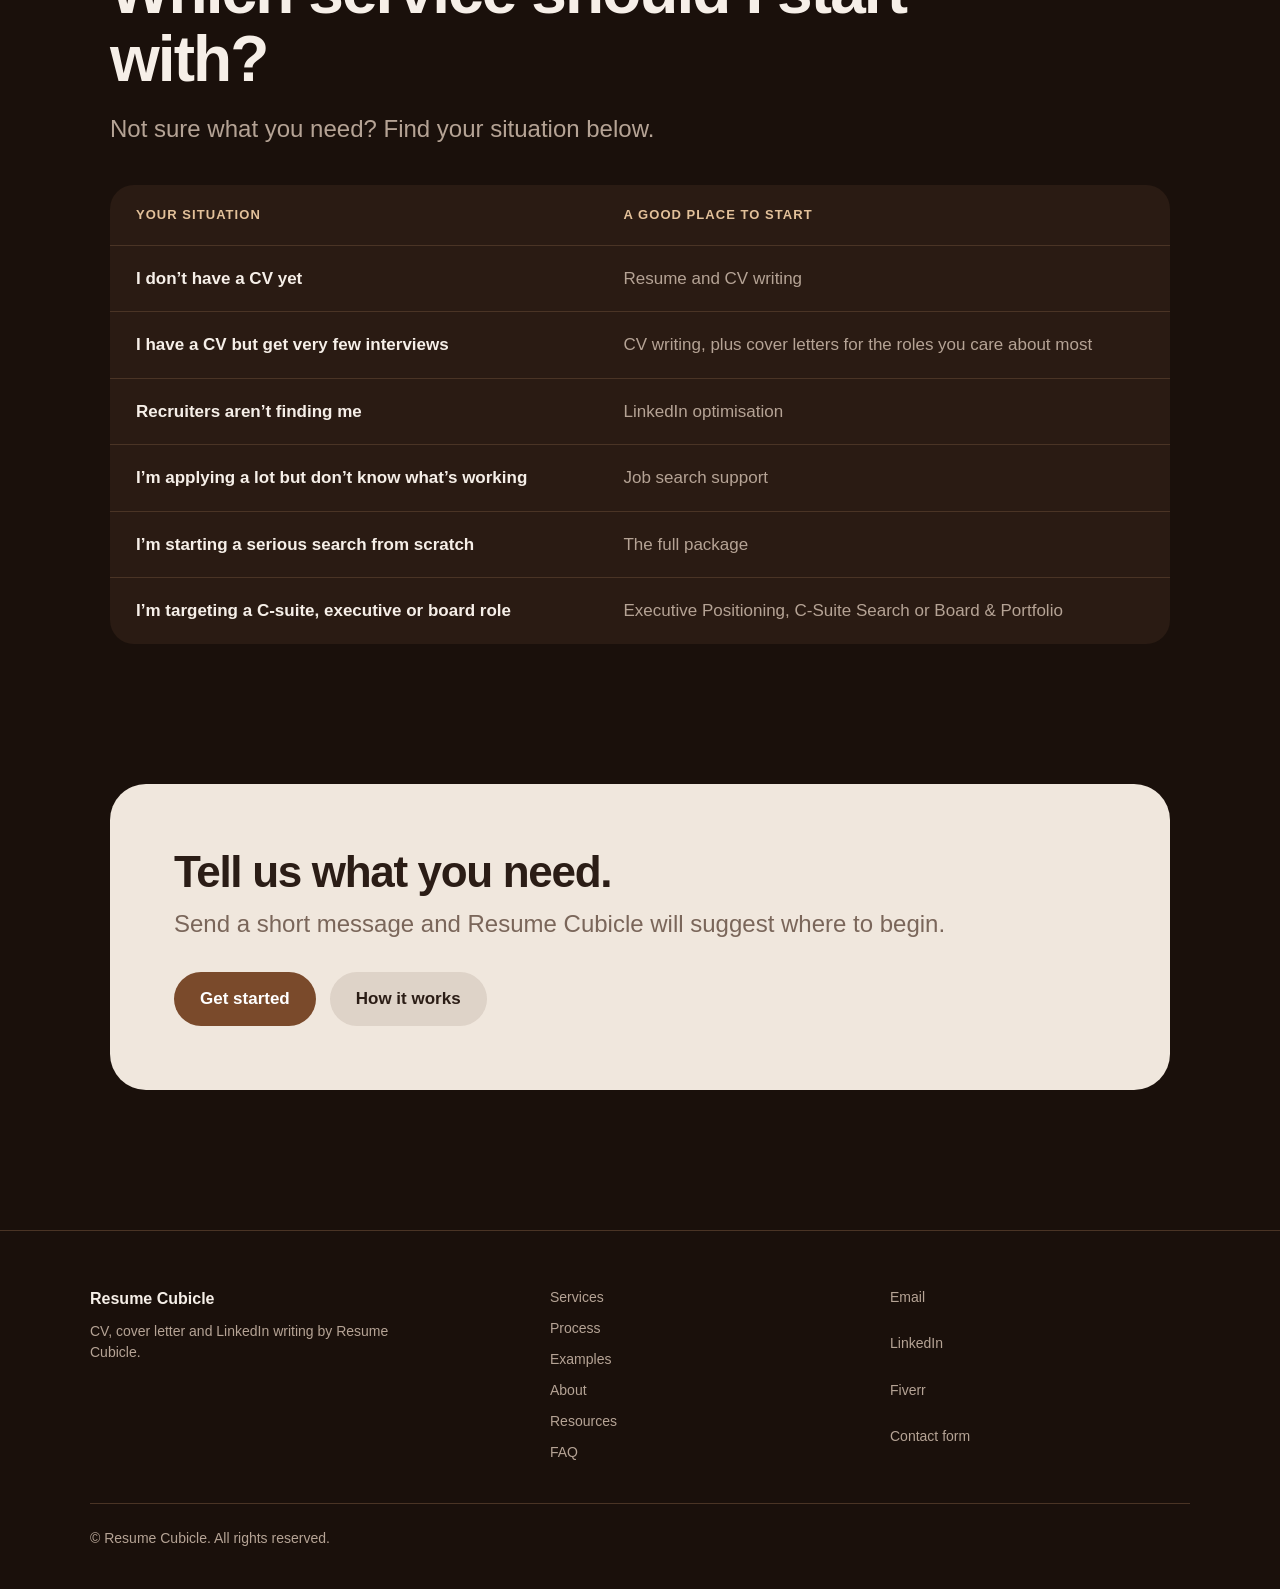
<file: services.html>
<!DOCTYPE html>
<html lang="en">
<head>
<meta charset="utf-8">
<meta name="viewport" content="width=device-width, initial-scale=1">
<title>CV &amp; Executive Resume Writing Services | Resume Cubicle</title>
<meta name="description" content="CV and resume writing, executive and C-suite packages, cover letters, LinkedIn optimisation and job search support by Resume Cubicle.">
<link rel="canonical" href="https://resumecubicle.com/services.html">
<meta property="og:type" content="website">
<meta property="og:site_name" content="Resume Cubicle">
<meta property="og:title" content="CV &amp; Executive Resume Writing Services | Resume Cubicle">
<meta property="og:description" content="CV and resume writing, executive and C-suite packages, cover letters, LinkedIn optimisation and job search support by Resume Cubicle.">
<meta property="og:url" content="https://resumecubicle.com/services.html">
<meta property="og:image" content="https://resumecubicle.com/assets/images/career-conversation.jpg">
<meta property="og:image:alt" content="Colleagues reviewing career notes and a laptop together">
<meta name="twitter:card" content="summary_large_image">
<meta name="twitter:title" content="CV &amp; Executive Resume Writing Services | Resume Cubicle">
<meta name="twitter:description" content="CV and resume writing, executive and C-suite packages, cover letters, LinkedIn optimisation and job search support by Resume Cubicle.">
<meta name="twitter:image" content="https://resumecubicle.com/assets/images/career-conversation.jpg">
<meta name="theme-color" content="#1a100b">
<link rel="stylesheet" href="styles.css">
</head>
<body>
<div class="bar"></div>
<header class="nav">
  <a class="logo" href="index.html"><img src="assets/images/file_00000000b10881f58875699072473b52.png" alt="">Resume Cubicle</a>
  <button class="menu" id="menu" aria-expanded="false" aria-controls="links">Menu</button>
  <nav id="links" aria-label="Main">
    <a href="services.html" aria-current="page">Services</a><a href="process.html">Process</a><a href="examples.html">Examples</a><a href="about.html">About</a><a href="resources.html">Resources</a><a href="faq.html">FAQ</a>
    <a class="pill" href="contact.html">Get started</a>
  </nav>
</header>

<main id="top">
<section class="page-head">
  <p class="eyebrow">Services</p>
  <h1 class="split">Writing that does the work for you.</h1>
  <p class="lead">Choose a single service or combine them. Each one is written around your experience and the roles you want next.</p>
</section>

<section class="wrap">
  <article class="sec" id="cv">
    <div class="head rv"><span class="num">01</span><h2>Resume and CV writing</h2></div>
    <div class="rv">
      <p>Your CV has one job: to get you an interview. We write it around your strongest results, in a layout that reads well to people and to applicant tracking systems.</p>
      <h4>Best for</h4>
      <p>People starting from scratch, people whose CV has grown into a long list of duties, and anyone changing direction who needs their experience framed for a new field.</p>
      <h4>What’s included</h4>
      <ul class="list">
        <li>A conversation about the roles you’re targeting</li>
        <li>A full rewrite of your experience, led by results</li>
        <li>A short profile summary that states your value</li>
        <li>A clean layout that’s easy to scan</li>
        <li>Skills and keywords matched to your target roles</li>
        <li>Review and refinement until you’re happy with it</li>
      </ul>
      <h4>What we’ll need from you</h4>
      <p>Your current CV if you have one, job titles or listings you’re aiming for, and the achievements you’re proudest of.</p>
    </div>
  </article>

  <article class="sec" id="cover">
    <div class="head rv"><span class="num">02</span><h2>Cover letters</h2></div>
    <div class="rv">
      <p>A good cover letter doesn’t repeat your CV. It explains why you, why this role and why now, in a few focused paragraphs that a busy reader will finish.</p>
      <h4>Best for</h4>
      <p>Applications where the employer asks for a letter, career changes that need a little explaining, and roles where you want to stand out from a crowded pile.</p>
      <h4>What’s included</h4>
      <ul class="list">
        <li>A letter written for a specific role</li>
        <li>Your experience linked to what the employer asks for</li>
        <li>An opening that gets to the point</li>
        <li>A closing that makes the next step clear</li>
        <li>A tone that matches your voice and your industry</li>
      </ul>
      <h4>What we’ll need from you</h4>
      <p>The job description, your CV and a few lines on why the role interests you.</p>
    </div>
  </article>

  <article class="sec" id="linkedin">
    <div class="head rv"><span class="num">03</span><h2>LinkedIn optimisation</h2></div>
    <div class="rv">
      <p>Recruiters often search LinkedIn by keyword before they ever see a CV. We rework your profile so you show up in the right searches and make a strong impression once someone clicks.</p>
      <h4>Best for</h4>
      <p>People who are open to opportunities, moving into a new industry, or who haven’t touched their profile in a long time.</p>
      <h4>What’s included</h4>
      <ul class="list">
        <li>A headline that says what you do and what you offer</li>
        <li>An About section written in your voice</li>
        <li>Experience entries that match your CV</li>
        <li>Skills and keywords for the roles you want to be found for</li>
        <li>Advice on small details that affect how visible and credible your profile looks</li>
      </ul>
      <h4>What we’ll need from you</h4>
      <p>A link to your current profile, your CV and the roles you want to be found for.</p>
    </div>
  </article>

  <article class="sec" id="search">
    <div class="head rv"><span class="num">04</span><h2>Job search support</h2></div>
    <div class="rv">
      <p>Writing is only part of a job search. We help you decide where to look, how to apply and when to follow up, so your effort goes into the right roles.</p>
      <h4>Best for</h4>
      <p>People who are applying often but hearing little back, or who aren’t sure where to start.</p>
      <h4>What’s included</h4>
      <ul class="list">
        <li>Help defining your target roles and employers</li>
        <li>Guidance on reading job descriptions and tailoring each application</li>
        <li>Advice on following up and on writing networking messages</li>
        <li>A simple way to keep track of your applications</li>
      </ul>
      <h4>What we’ll need from you</h4>
      <p>A short description of where you are in your search and what hasn’t been working.</p>
    </div>
  </article>

  <article class="sec" id="package">
    <div class="head rv"><span class="num">05</span><h2>The full package</h2></div>
    <div class="rv">
      <p>If you want everything to work together, the full package covers your CV, cover letter, LinkedIn profile and job search guidance, written as one consistent story.</p>
      <h4>Best for</h4>
      <p>Anyone beginning a serious job search who wants to apply with confidence and not rework their documents halfway through.</p>
      <h4>What’s included</h4>
      <ul class="list">
        <li>Everything listed above</li>
        <li>Matching dates, titles and wording across every document</li>
        <li>One conversation to cover all of it, so you don’t repeat yourself</li>
      </ul>
      <p>Pricing and timelines depend on what you need. Resume Cubicle will confirm both before any work begins.</p>
    </div>
  </article>

  <section class="executive" id="executive-packages">
    <p class="eyebrow rv">For senior leaders</p>
    <h2 class="rv">Executive packages, built around your next move.</h2>
    <p class="sub rv">At C-suite and board level, your materials need to show the scale of your impact, the decisions you’ve led and the value you bring next. Choose a starting point; scope and pricing are confirmed around your goals.</p>
    <div class="grid3">
      <article class="card rv">
        <h3>Executive Positioning</h3>
        <p>A clear, consistent leadership story for your next senior role.</p>
        <ul class="list">
          <li>Executive CV focused on scope, outcomes and leadership impact</li>
          <li>LinkedIn profile aligned to your target roles</li>
          <li>Leadership profile and achievement discovery</li>
          <li>ATS-friendly formatting and a refinement round</li>
        </ul>
        <a class="more" href="contact.html?service=Executive%20Positioning#contact">Discuss this package →</a>
      </article>
      <article class="card rv">
        <h3>C-Suite Search</h3>
        <p>Senior-level application materials that make your value easy to understand.</p>
        <ul class="list">
          <li>Executive CV and LinkedIn profile</li>
          <li>Tailored cover letter for a priority opportunity</li>
          <li>Executive biography for introductions and applications</li>
          <li>Positioning guidance for your target roles and organizations</li>
        </ul>
        <a class="more" href="contact.html?service=C-Suite%20Search#contact">Discuss this package →</a>
      </article>
      <article class="card rv">
        <h3>Board &amp; Portfolio</h3>
        <p>Materials for experienced leaders pursuing board, advisory or portfolio work.</p>
        <ul class="list">
          <li>Board-focused CV and concise board biography</li>
          <li>Governance, committee and sector experience brought forward</li>
          <li>LinkedIn profile aligned to board and advisory opportunities</li>
          <li>Positioning for a portfolio of non-executive or advisory roles</li>
        </ul>
        <a class="more" href="contact.html?service=Board%20%26%20Portfolio#contact">Discuss this package →</a>
      </article>
    </div>
    <p class="fine">Every claim is grounded in your actual experience. We’ll agree the deliverables, timeline and price with you before work begins.</p>
  </section>
</section>

<section class="wrap" style="padding-top:72px">
  <h2 class="rv">Which service should I start with?</h2>
  <p class="sub rv">Not sure what you need? Find your situation below.</p>
  <div class="tblwrap rv">
    <table>
      <thead><tr><th>Your situation</th><th>A good place to start</th></tr></thead>
      <tbody>
        <tr><td>I don’t have a CV yet</td><td>Resume and CV writing</td></tr>
        <tr><td>I have a CV but get very few interviews</td><td>CV writing, plus cover letters for the roles you care about most</td></tr>
        <tr><td>Recruiters aren’t finding me</td><td>LinkedIn optimisation</td></tr>
        <tr><td>I’m applying a lot but don’t know what’s working</td><td>Job search support</td></tr>
        <tr><td>I’m starting a serious search from scratch</td><td>The full package</td></tr>
        <tr><td>I’m targeting a C-suite, executive or board role</td><td>Executive Positioning, C-Suite Search or Board &amp; Portfolio</td></tr>
      </tbody>
    </table>
  </div>
</section>

<section class="band">
  <div class="box rv">
    <div>
      <h2>Tell us what you need.</h2>
      <p class="sub">Send a short message and Resume Cubicle will suggest where to begin.</p>
    </div>
    <div class="cta"><a class="btn p" href="contact.html">Get started</a><a class="btn g" href="process.html">How it works</a></div>
  </div>
</section>
</main>

<footer>
  <div class="foot">
    <div><b>Resume Cubicle</b><p>CV, cover letter and LinkedIn writing by Resume Cubicle.</p></div>
    <ul>
      <li><a href="services.html">Services</a></li><li><a href="process.html">Process</a></li><li><a href="examples.html">Examples</a></li><li><a href="about.html">About</a></li><li><a href="resources.html">Resources</a></li><li><a href="faq.html">FAQ</a></li>
    </ul>
    <ul>
      <li><a data-link="email" href="mailto:inquiries@resumecubicle.com">Email</a></li>
      <li><a data-link="linkedin" href="contact.html" target="_blank" rel="noopener noreferrer">LinkedIn</a></li>
      <li><a data-link="fiverr" href="contact.html" target="_blank" rel="noopener noreferrer">Fiverr</a></li>
      <li><a href="contact.html">Contact form</a></li>
    </ul>
  </div>
  <p class="copy">© <span data-year></span> Resume Cubicle. All rights reserved.</p>
</footer>
<script src="app.js"></script>
</body>
</html>
</file>
<file: styles.css>
:root{--ink:#f6efe8;--mute:#b5a395;--bg:#1a100b;--mist:#2a1b13;--ac:#c89b6d;--ac2:#e3c19a;--alt:#f0e7dd;--deep:#7a4a2b;--line:#4a3425;--ease:cubic-bezier(.16,1,.3,1)}
*{box-sizing:border-box;margin:0}
html{scroll-behavior:smooth;scroll-padding-top:72px}
body{font:17px/1.5 -apple-system,BlinkMacSystemFont,"SF Pro Display","Segoe UI",Inter,Roboto,Helvetica,Arial,sans-serif;color:var(--ink);background:var(--bg);-webkit-font-smoothing:antialiased}
a{color:inherit;text-decoration:none}
:focus-visible{outline:3px solid var(--ac);outline-offset:3px;border-radius:8px}

/* Progress bar and navigation */
.bar{position:fixed;inset:0 0 auto;height:3px;z-index:60;background:var(--ac);transform:scaleX(var(--sp,0));transform-origin:left}
.nav{position:fixed;inset:0 0 auto;z-index:50;height:56px;display:flex;align-items:center;justify-content:space-between;padding:0 max(20px,calc((100vw - 1100px)/2));background:rgba(26,16,11,.72);-webkit-backdrop-filter:saturate(180%) blur(20px);backdrop-filter:saturate(180%) blur(20px);border-bottom:1px solid rgba(246,239,232,.1)}
.logo{display:flex;align-items:center;gap:10px;font-weight:650;letter-spacing:-.02em}
.logo img{display:block;width:40px;height:40px;object-fit:contain}
.nav nav{display:flex;gap:24px;align-items:center;font-size:14px;color:var(--mute)}
.nav nav a:hover,.nav nav a[aria-current=page]{color:var(--ink)}
.nav .pill{background:var(--ink);color:var(--bg);padding:7px 16px;border-radius:99px}
.nav .pill:hover,.nav nav a.pill[aria-current=page]{color:var(--bg);background:var(--ac)}
.menu{display:none;background:none;border:0;font:inherit;font-size:14px;color:var(--mute);cursor:pointer}

/* Headings and text */
.hero{padding:140px 20px 0;text-align:center;overflow:hidden}
h1{font-size:clamp(42px,8vw,92px);line-height:1.03;letter-spacing:-.035em;font-weight:700;max-width:11em;margin:0 auto}
h1 .w{display:inline-block;opacity:0;transform:translateY(.5em);filter:blur(12px);animation:up 1.1s var(--ease) forwards;animation-delay:calc(var(--i)*90ms + 150ms)}
@keyframes up{to{opacity:1;transform:none;filter:none}}
h2{font-size:clamp(32px,5.5vw,64px);line-height:1.07;letter-spacing:-.03em;font-weight:700;max-width:15em}
h3{font-size:clamp(22px,3vw,30px);letter-spacing:-.02em;line-height:1.15;margin-bottom:10px}
.lead,.sub{color:var(--mute);line-height:1.4;font-size:clamp(18px,2.2vw,24px)}
.lead{max-width:34em;margin:24px auto 0}
.sub{margin-top:18px;max-width:36em}
.eyebrow{font-size:13px;font-weight:600;letter-spacing:.1em;text-transform:uppercase;color:var(--ac2);margin-bottom:18px}
.page-head{max-width:1100px;margin:0 auto;padding:140px 20px 0}
.page-head h1{font-size:clamp(38px,6.5vw,76px);margin:0;max-width:13em}
.page-head .lead{margin:22px 0 0;max-width:36em}
.page-head + .wrap{padding-top:64px}
.more{display:inline-block;margin-top:18px;font-weight:600;color:var(--ac2)}
.more:hover{text-decoration:underline}
.fine{margin-top:20px;font-size:14px;color:#8a7566}

/* Buttons */
.cta{display:flex;gap:14px;justify-content:center;flex-wrap:wrap;margin-top:32px}
.cta.left{justify-content:flex-start}
.btn{display:inline-block;padding:14px 26px;border:0;border-radius:99px;font:inherit;font-weight:600;cursor:pointer;transition:transform .3s var(--ease),background .3s}
.btn:active{transform:scale(.96)}
.btn.p{background:var(--ac);color:#1a100b}.btn.p:hover{background:#dcb88f}
.btn.g{background:rgba(246,239,232,.1)}.btn.g:hover{background:rgba(246,239,232,.17)}
.btn:disabled{opacity:.6;cursor:wait}

/* Hero resume sheet */
.stage{position:relative;height:390px;max-width:680px;margin:64px auto 0;perspective:1200px}
.stage-photo{position:absolute;z-index:0;inset:0;width:100%;height:100%;object-fit:cover;object-position:center 55%;border-radius:28px;filter:brightness(.78) saturate(.82);box-shadow:0 24px 70px rgba(0,0,0,.32)}
.stage::after{content:"";position:absolute;z-index:0;inset:0;border-radius:28px;pointer-events:none;background:linear-gradient(110deg,rgba(26,16,11,.42),transparent 72%)}
.sheet{position:absolute;z-index:1;right:13%;bottom:0;overflow:hidden;width:min(290px,48%);height:300px;background:#fbf7f2;border-radius:18px 18px 0 0;padding:28px 30px 0;text-align:left;box-shadow:0 14px 40px rgba(0,0,0,.34),inset 0 0 0 1px rgba(246,239,232,.1);-webkit-mask-image:linear-gradient(#000 68%,transparent);mask-image:linear-gradient(#000 68%,transparent);transform-origin:50% 100%;transform:rotateX(calc(14deg*(1 - var(--p,0)))) scale(calc(.92 + .08*var(--p,0)))}
.sheet i{display:block;height:9px;width:var(--w,100%);margin:11px 0;border-radius:5px;background:#e0d1c0;transform-origin:left;animation:draw .9s var(--ease) both;animation-delay:var(--d,0s)}
.sheet i.t{height:18px;width:52%;background:#2b1d16}
.sheet i.h{height:12px;background:#cdbba9;margin-top:24px}
.sheet i.hl{background:linear-gradient(90deg,#7a4a2b calc(15% + var(--p,0)*85%),#e0d1c0 0)}
@keyframes draw{from{transform:scaleX(0)}}
.chip{position:absolute;z-index:2;padding:9px 16px;border-radius:99px;font-size:14px;font-weight:600;background:rgba(58,38,27,.9);-webkit-backdrop-filter:blur(14px);backdrop-filter:blur(14px);box-shadow:0 10px 30px rgba(0,0,0,.4);animation:float 6s ease-in-out infinite}
.c1{left:24px;top:30px}.c2{right:20px;top:30px;animation-delay:-2s}.c3{left:30px;top:315px;animation-delay:-4s}
@keyframes float{50%{transform:translateY(-12px)}}

/* Layout blocks */
.wrap{max-width:1100px;margin:0 auto;padding:140px 20px 0}
.grid3{display:grid;grid-template-columns:repeat(3,1fr);gap:16px;margin-top:48px}
.card{padding:32px;border-radius:24px;background:var(--mist)}
.card h3{font-size:22px}
.card p{color:var(--mute)}
.card .list{margin-top:16px}
.executive{max-width:1100px;margin:40px auto 0;padding-top:72px;border-top:1px solid var(--line)}
.executive h2,.executive>.eyebrow,.executive>.sub,.executive>.fine{margin-left:20px;margin-right:20px}
.executive h2{max-width:15em}
.executive>.sub{max-width:36em}
.executive .grid3{padding:0 20px}
.executive .card{display:flex;flex-direction:column;align-items:flex-start}
.executive .card .more{margin-top:auto;padding-top:22px}
.executive>.fine{margin-top:24px}
.list{list-style:none;padding:0;display:grid;gap:10px}
.list li{display:flex;gap:12px;color:var(--ink)}
.list li::before{content:"";flex:none;width:6px;height:6px;margin-top:.62em;border-radius:50%;background:var(--ac2)}
.pills{display:flex;flex-wrap:wrap;gap:10px;margin-top:32px}
.pills a,.pills span{padding:10px 18px;border-radius:99px;background:rgba(246,239,232,.1);font-size:15px}
.pills a:hover{background:rgba(246,239,232,.17)}

/* Bento tiles */
.bento{display:grid;grid-template-columns:repeat(6,1fr);gap:16px;margin-top:56px}
.tile{position:relative;overflow:hidden;grid-column:span 3;min-height:320px;padding:40px;border-radius:28px;background:var(--mist);display:flex;flex-direction:column;justify-content:flex-end}
.tile.wide{grid-column:span 4}.tile.s{grid-column:span 2}
.tile p{color:var(--mute);max-width:30em}
.tile-photo{display:block;width:100%;height:138px;margin-bottom:22px;border-radius:18px;object-fit:cover;object-position:center 54%}
.tile.dark{background:var(--alt);color:#2b1d16}.tile.dark p,.tile.dark li{color:#7a665a}.tile.dark li::before{background:var(--deep)}.tile.dark .more{color:var(--deep)}
.tile ul{list-style:none;padding:0;margin-top:18px;display:grid;gap:8px}
.tile li{display:flex;align-items:center;gap:10px;font-size:16px}
.tile li::before{content:"";width:6px;height:6px;border-radius:50%;background:var(--ac2)}
.tile::after{content:"";position:absolute;inset:0;pointer-events:none;opacity:0;transition:opacity .4s;background:radial-gradient(360px circle at var(--mx,50%) var(--my,50%),rgba(200,155,109,.14),transparent 60%)}
.tile:hover::after{opacity:1}

/* Short step cards (home) */
.minis{list-style:none;padding:0;display:grid;grid-template-columns:repeat(4,1fr);gap:16px;margin-top:48px}
.minis li{padding:28px;border-radius:24px;background:var(--mist)}
.minis b{display:grid;place-items:center;width:36px;height:36px;margin-bottom:16px;border-radius:50%;background:var(--ac);color:#1a100b}
.minis h3{font-size:20px}
.minis p{color:var(--mute);font-size:15px}

/* Process timeline */
.proc{display:grid;grid-template-columns:1fr 1.2fr;gap:60px;align-items:start}
.proc .sticky{position:sticky;top:120px}
.steps{list-style:none;position:relative;padding-left:44px;border-left:2px solid var(--line)}
.steps::before{content:"";position:absolute;left:-2px;top:0;width:2px;height:calc(var(--sf,0)*100%);background:var(--ac)}
.step{position:relative;padding-bottom:96px}
.js .step{opacity:.28;transition:opacity .6s}
.step:last-child{padding-bottom:0}
.js .step.on{opacity:1}
.step p{color:var(--mute);max-width:28em;margin-top:10px}
.step .list{margin-top:16px}
.n{position:absolute;left:-65px;top:0;width:40px;height:40px;border-radius:50%;display:grid;place-items:center;font-weight:700;background:var(--bg);border:2px solid var(--line);transition:.5s var(--ease)}
.step.on .n{background:var(--ac);border-color:var(--ac);color:#1a100b;transform:scale(1.08)}

/* Two-column sections (services, resources) */
.sec{display:grid;grid-template-columns:1fr 1.5fr;gap:60px;padding:72px 0;border-top:1px solid var(--line)}
.sec .head{position:sticky;top:110px;align-self:start}
.sec .num{font-size:14px;font-weight:600;letter-spacing:.1em;color:var(--ac2)}
.sec h2{font-size:clamp(28px,4vw,44px);margin-top:10px}
.sec h4{margin-top:30px;font-size:13px;letter-spacing:.1em;text-transform:uppercase;color:var(--ac2)}
.sec p{color:var(--mute);margin-top:12px;max-width:36em}
.sec .list{margin-top:14px}
.sec .ex{margin-top:16px;padding:20px 24px;border-radius:18px;background:var(--mist);color:var(--ink);max-width:36em}
.about-photo{margin-top:24px}
.about-photo img{display:block;width:100%;height:250px;border-radius:22px;object-fit:cover;object-position:center 68%;filter:saturate(.82)}
.about-photo figcaption{margin-top:10px;font-size:14px;color:var(--mute)}

/* Table */
.tblwrap{overflow-x:auto;margin-top:40px;border-radius:24px;background:var(--mist)}
table{width:100%;min-width:560px;border-collapse:collapse}
th,td{padding:20px 26px;text-align:left;vertical-align:top;border-bottom:1px solid var(--line)}
th{font-size:13px;letter-spacing:.08em;text-transform:uppercase;color:var(--ac2);font-weight:600}
td{color:var(--mute)}td:first-child{color:var(--ink);font-weight:600}
tr:last-child td{border-bottom:0}

/* Before / after */
.night{margin-top:140px;padding-bottom:140px;background:var(--alt);color:#2b1d16}
.page-head + .night{margin-top:80px}
.night .wrap{padding-top:120px}.page-head + .night .wrap{padding-top:72px}
.night .sub{color:#7a665a}
.seg{position:relative;display:inline-flex;margin-top:32px;padding:4px;border-radius:99px;background:#e2d3c3}
.seg.stick{position:sticky;top:70px;z-index:5;box-shadow:0 6px 20px rgba(60,30,10,.12)}
.seg::before{content:"";position:absolute;top:4px;bottom:4px;left:4px;width:calc(50% - 4px);border-radius:99px;background:#d6c3af;transition:transform .5s var(--ease),background .5s}
.seg[data-v=after]::before{transform:translateX(100%);background:var(--deep)}.seg[data-v=after] button[aria-pressed=true]{color:#fff}
.seg button{position:relative;z-index:1;border:0;background:none;color:#2b1d16;font:inherit;font-size:15px;padding:10px 28px;border-radius:99px;cursor:pointer}
.grp{margin-top:56px;font-size:14px;letter-spacing:.1em;text-transform:uppercase;color:var(--deep)}
.bl{list-style:none;padding:0;margin-top:16px;display:grid;gap:14px;max-width:780px}
.bl li{padding:22px 26px;border-radius:20px;background:#faf6f1;font-size:clamp(18px,2.6vw,26px);line-height:1.25;letter-spacing:-.02em;transition:color .5s}
.bl[data-v=before] li{color:#8a7566}
.bl .txt{display:block;transition:opacity .3s,transform .5s var(--ease),filter .3s}
.bl.swap .txt{opacity:0;transform:translateY(10px);filter:blur(6px)}
.bl.swap li:nth-child(2) .txt{transition-delay:.06s}.bl.swap li:nth-child(3) .txt{transition-delay:.12s}
.bl small{display:block;margin-top:10px;font-size:14px;letter-spacing:0;color:#8a7566}
.pair{display:grid;grid-template-columns:1fr 1fr;gap:16px;margin-top:40px;max-width:900px}
.pair div{padding:28px;border-radius:24px;background:#faf6f1;font-size:clamp(18px,2.2vw,24px);line-height:1.3;letter-spacing:-.02em}
.pair .b{color:#8a7566}.pair .a{box-shadow:inset 0 0 0 2px var(--deep)}
.pair small{display:block;margin-bottom:10px;font-size:12px;font-weight:600;letter-spacing:.1em;text-transform:uppercase;color:var(--deep)}
.night .more{color:var(--deep)}

/* FAQ */
.faq{max-width:780px;margin-top:24px}
.faq h3{margin:56px 0 0;font-size:14px;letter-spacing:.1em;text-transform:uppercase;color:var(--ac2)}
details{padding:22px 0;border-bottom:1px solid var(--line)}
summary{display:flex;justify-content:space-between;gap:20px;list-style:none;cursor:pointer;font-size:clamp(18px,2.4vw,22px);font-weight:600}
summary::-webkit-details-marker{display:none}
summary::after{content:"+";font-size:30px;font-weight:300;line-height:1;color:var(--mute);transition:transform .4s var(--ease)}
details[open] summary::after{transform:rotate(45deg)}
details p{margin-top:12px;color:var(--mute);animation:drop .5s var(--ease)}
@keyframes drop{from{opacity:0;transform:translateY(-8px)}}

/* Closing call to action */
.band{max-width:1100px;margin:140px auto 0;padding:0 20px}
.band .box{display:flex;flex-wrap:wrap;align-items:center;justify-content:space-between;gap:32px;padding:clamp(28px,6vw,64px);border-radius:36px;background:var(--alt);color:#2b1d16}
.band h2{font-size:clamp(28px,4vw,44px)}
.band .sub{color:#7a665a;margin-top:12px}
.band .cta{margin-top:0}
.band .btn.p{background:var(--deep);color:#fff}.band .btn.p:hover{background:#5c3720}
.band .btn.g{background:rgba(60,30,10,.1);color:#2b1d16}.band .btn.g:hover{background:rgba(60,30,10,.17)}

/* Contact */
.contact{max-width:1100px;margin:64px auto 0;padding:0 20px}
.panel{display:grid;grid-template-columns:1fr 1fr;gap:48px;padding:clamp(28px,6vw,72px);border-radius:36px;color:#2b1d16;background:#ebdfd2}
.panel .sub{color:#7a665a}.panel .fine{color:#7a665a;min-height:1.5em}
form{display:grid;gap:18px}
label{display:grid;gap:8px;font-size:14px;color:#7a665a}
input,select,textarea{width:100%;padding:14px 16px;border:1px solid rgba(60,30,10,.2);border-radius:14px;background:rgba(255,255,255,.6);color:#2b1d16;font:inherit;font-size:16px}
select option{color:#000}
input:focus,select:focus,textarea:focus{outline:2px solid var(--deep);outline-offset:2px}
.panel .btn.p{background:var(--deep);color:#fff}.panel .btn.p:hover{background:#5c3720}
.links{list-style:none;padding:0;display:grid;gap:12px;margin-top:32px;max-width:360px}
.links a{display:flex;align-items:center;gap:14px;padding:8px 22px 8px 8px;border-radius:99px;font-weight:600;background:rgba(255,255,255,.6);border:1px solid rgba(60,30,10,.12);transition:transform .4s var(--ease),background .3s}
.links a:hover{background:#fff;transform:translateX(6px)}
.links svg{flex:none;width:44px;height:44px;padding:11px;border-radius:50%;background:var(--deep);color:#fff}
.hp{position:absolute;left:-9999px}

/* Footer */
footer{margin-top:140px;border-top:1px solid var(--line);padding:56px 20px 40px;color:var(--mute);font-size:14px}
.foot{max-width:1100px;margin:0 auto;display:grid;grid-template-columns:1.4fr 1fr 1fr;gap:40px}
.foot b{color:var(--ink);font-size:16px}
.foot p{margin-top:10px;max-width:24em}
.foot ul{list-style:none;padding:0;display:grid;gap:10px}
.foot a:hover{color:var(--ink)}
.copy{max-width:1100px;margin:40px auto 0;padding-top:24px;border-top:1px solid var(--line)}

/* Reveal on scroll */
.js .rv{opacity:0;transform:translateY(32px);transition:opacity 1s var(--ease),transform 1s var(--ease)}
.js .rv.in{opacity:1;transform:none}

@media(max-width:900px){
.menu{display:block}
.nav nav{position:absolute;top:56px;left:0;right:0;display:none;flex-direction:column;align-items:stretch;gap:0;padding:8px 20px 20px;background:rgba(26,16,11,.97);font-size:18px}
.nav nav.open{display:flex}.nav nav a{padding:12px 0}.nav .pill{text-align:center;margin-top:8px}
.bento,.grid3,.pair,.foot{grid-template-columns:1fr}
.minis{grid-template-columns:repeat(2,1fr)}
.tile,.tile.wide,.tile.s{grid-column:auto;min-height:240px;padding:30px}
.proc,.panel,.sec{grid-template-columns:1fr;gap:28px}
.proc .sticky,.sec .head{position:static}
.sec{padding:56px 0}
.c1{left:14px}.c2{right:14px}.c3{left:18px}
.wrap{padding-top:100px}
.night .wrap{padding-top:80px}
}
@media(max-width:560px){.minis{grid-template-columns:1fr}}
@media(max-width:560px){
.stage{height:320px;margin-top:48px}
.stage-photo,.stage::after{border-radius:22px}
.sheet{right:8%;width:48%;height:245px;padding:22px 20px 0}
.chip{padding:7px 11px;font-size:12px}
.c1{top:22px;left:12px}.c2{top:22px;right:10px}.c3{top:267px;left:16px}
.tile-photo{height:124px}
.executive{margin:24px 20px 0;padding-top:56px}
.executive h2,.executive>.eyebrow,.executive>.sub,.executive>.fine{margin-left:0;margin-right:0}
.executive .grid3{padding:0}
}
@media(prefers-reduced-motion:reduce){
*{animation:none!important;transition:none!important}
html{scroll-behavior:auto}
h1 .w,.js .rv{opacity:1;transform:none;filter:none}
}
</file>
